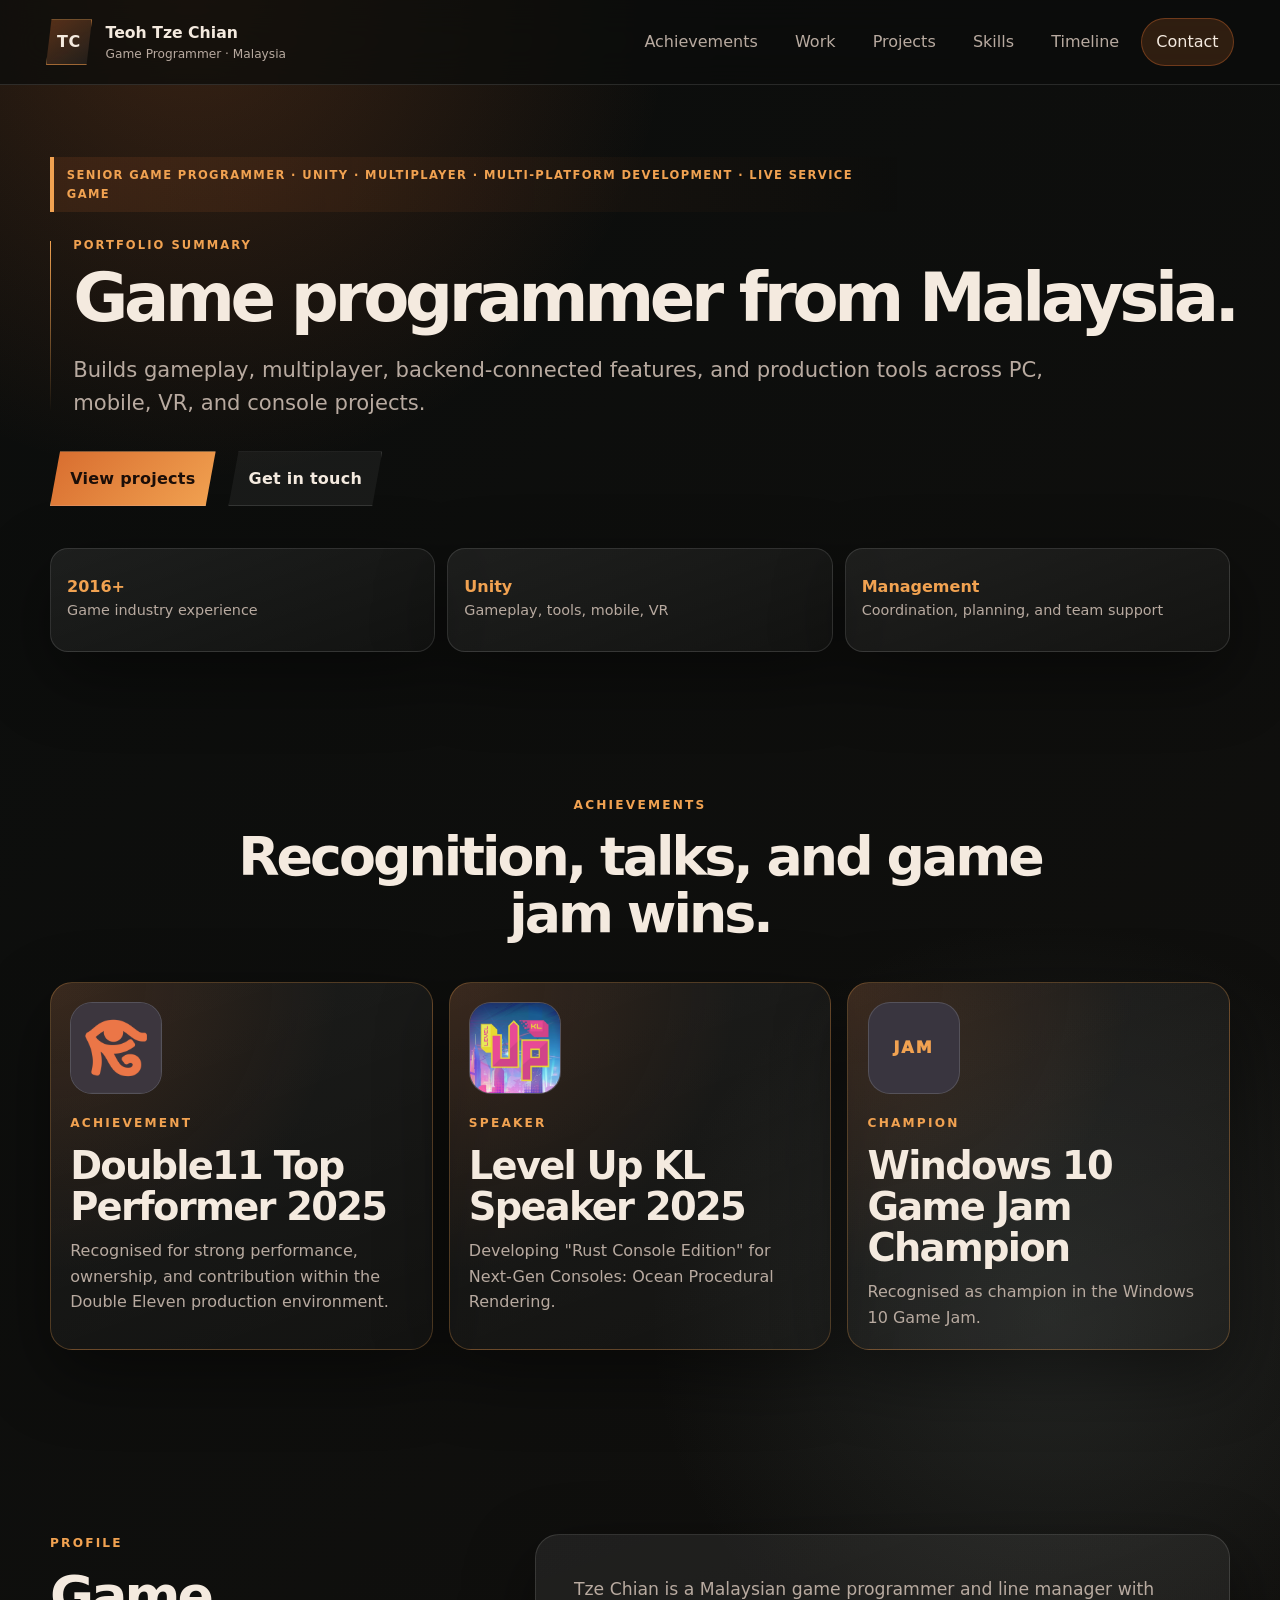
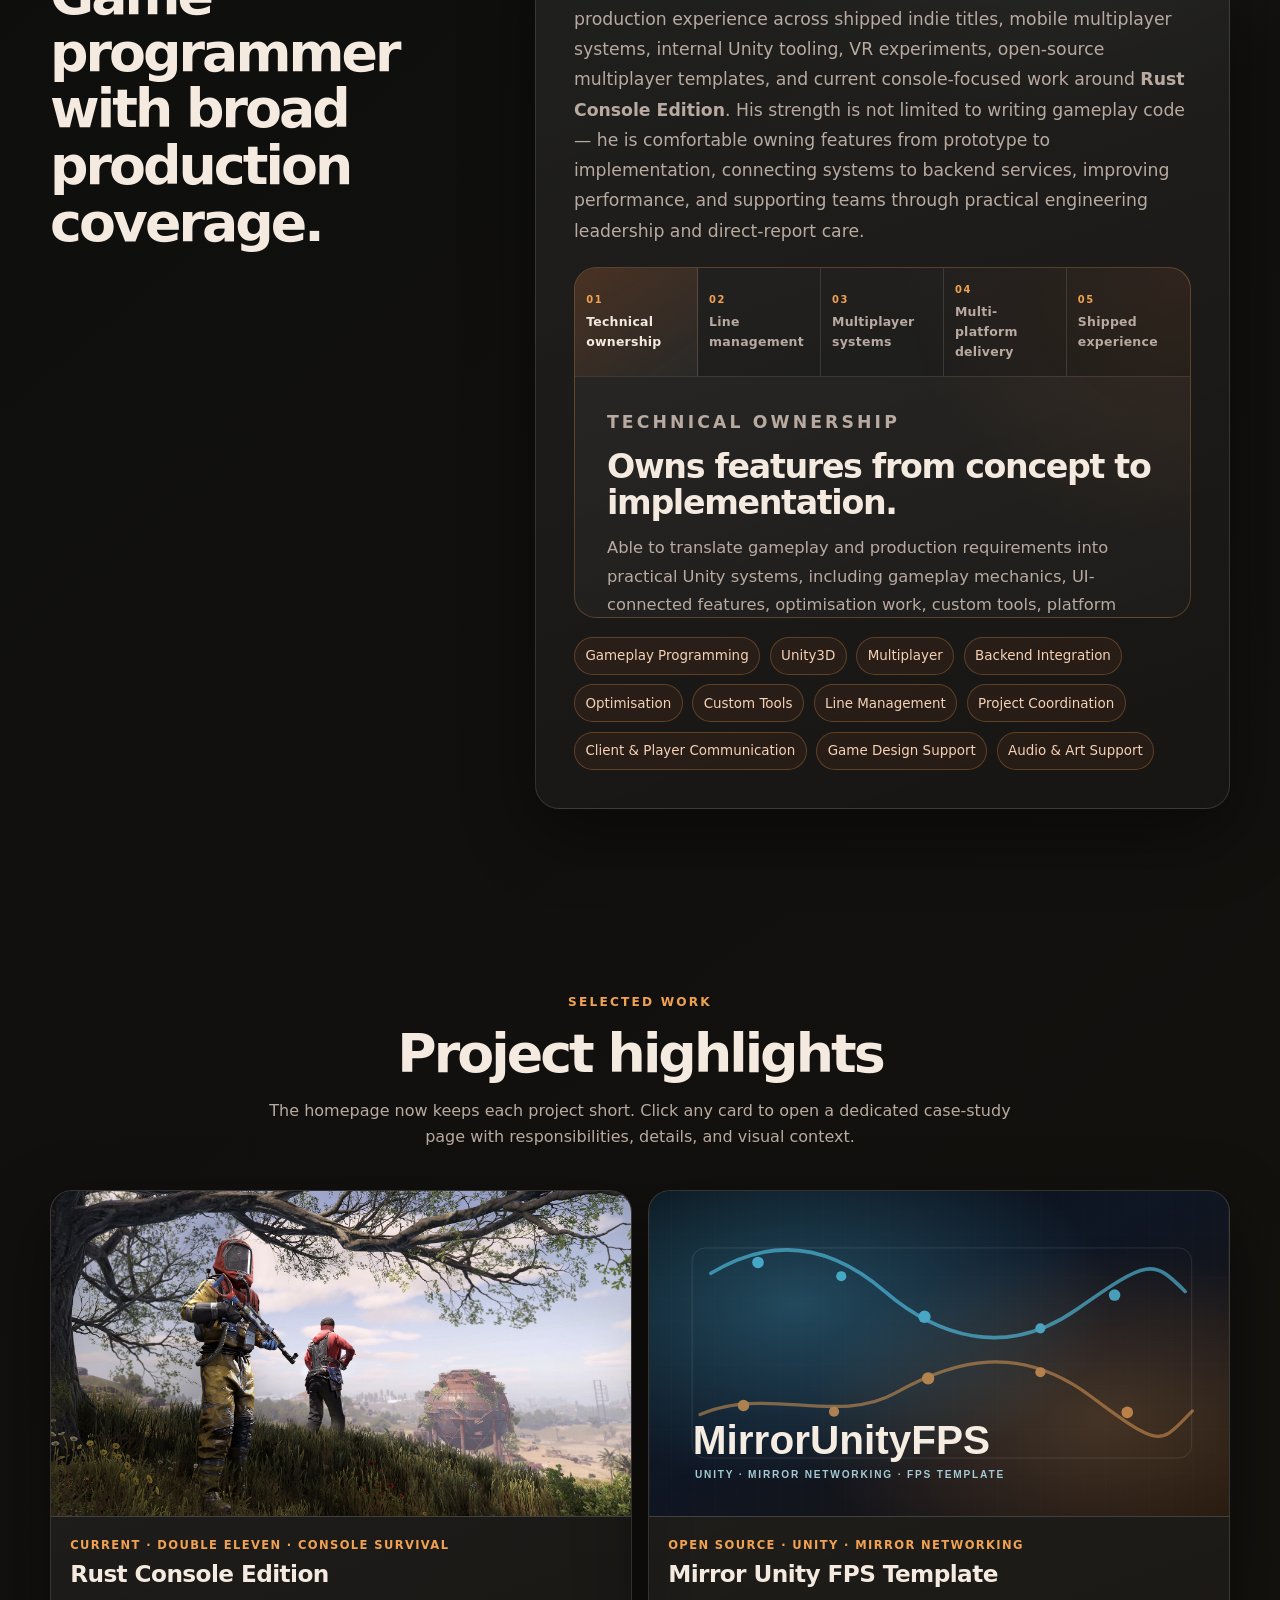
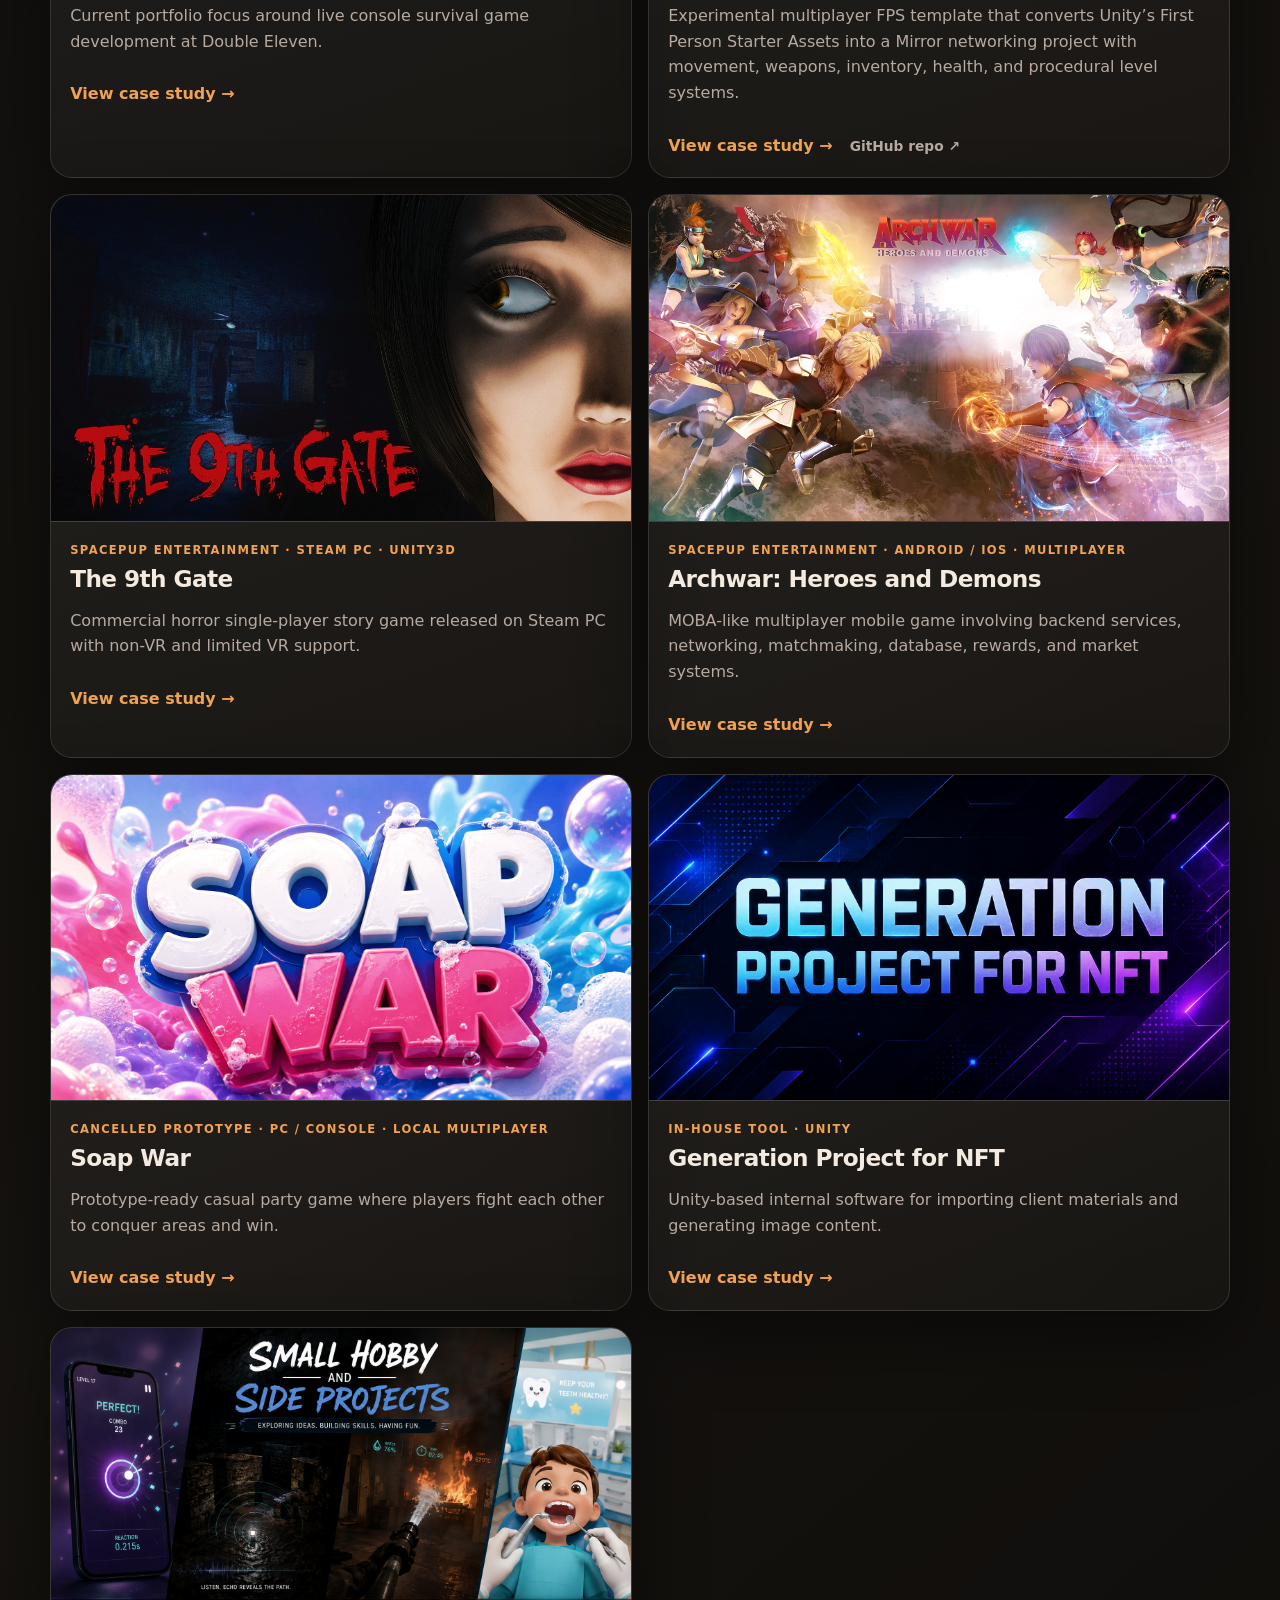
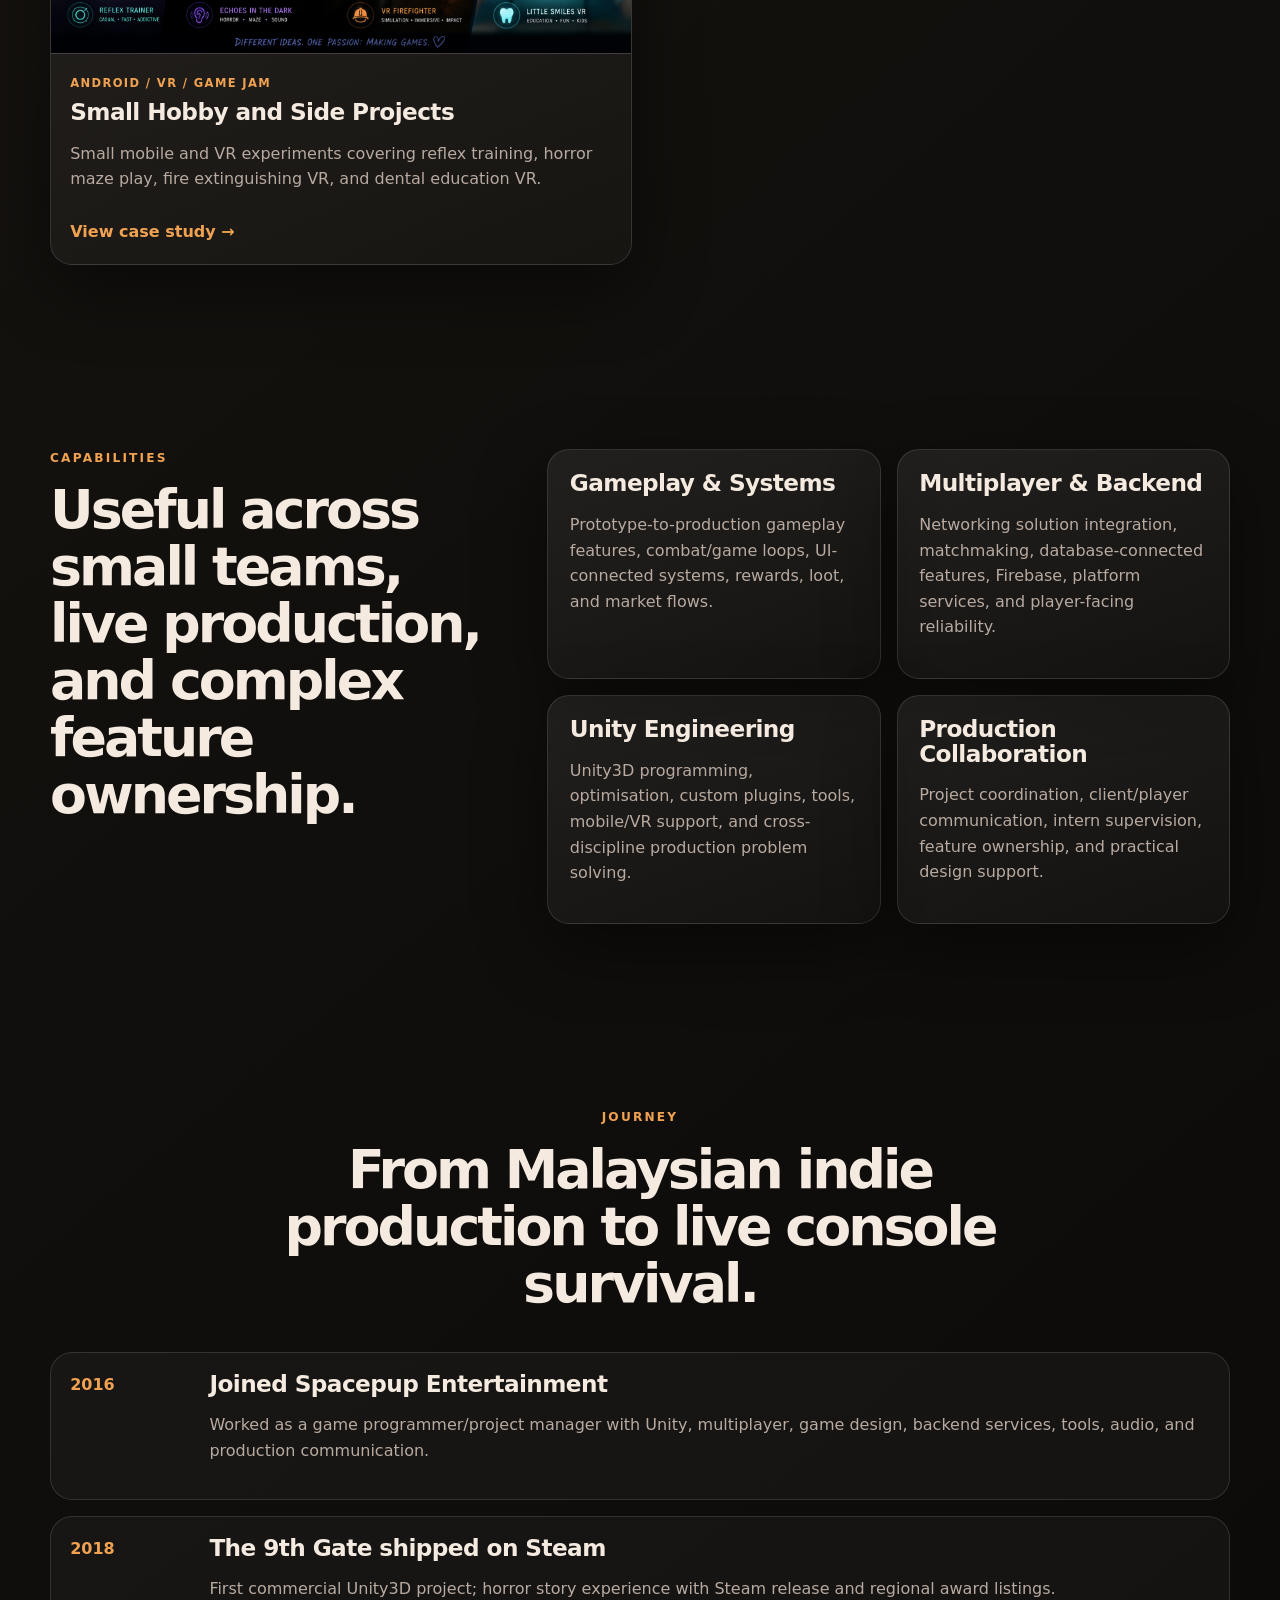
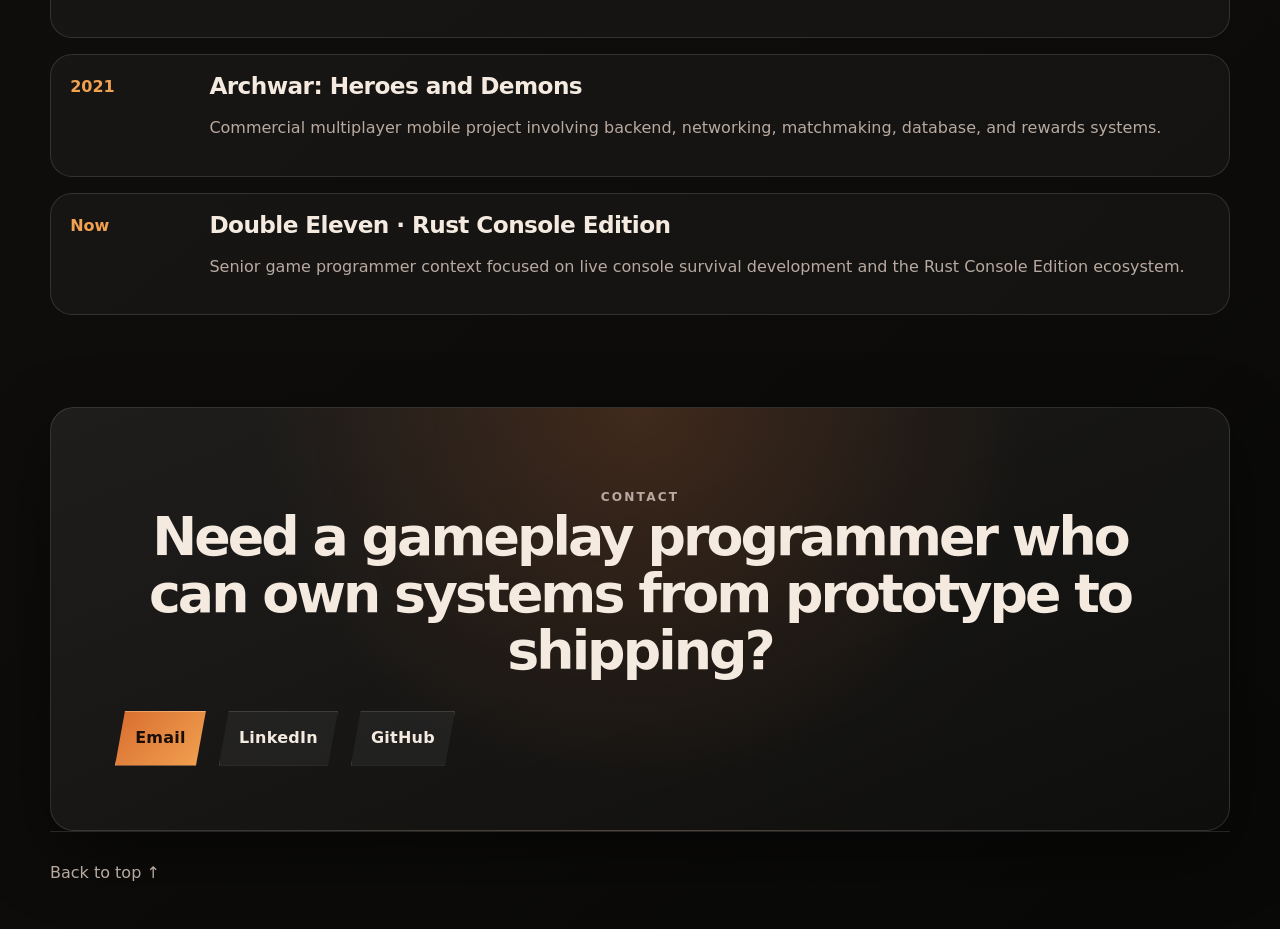
<file: index.html>
<!doctype html>
<html lang="en">
<head>
  <meta charset="utf-8" />
  <meta name="viewport" content="width=device-width, initial-scale=1" />
  <meta name="description" content="Portfolio website for Teoh Tze Chian, a Malaysian game programmer focused on Unity, gameplay systems, multiplayer, backend integration, and Rust Console Edition." />
  <title>Teoh Tze Chian — Game Programmer</title>
  <link rel="stylesheet" href="style.css?v=34" />
</head>
<body>
  <div class="noise"></div>
  <header class="site-header">
    <a class="brand" href="#top" aria-label="Teoh Tze Chian portfolio home">
      <span class="brand-mark">TC</span>
      <span>
        <strong>Teoh Tze Chian</strong>
        <small>Game Programmer · Malaysia</small>
      </span>
    </a>
    <button class="nav-toggle" aria-label="Open menu" aria-expanded="false">☰</button>
    <nav class="nav">
      <a href="#achievements">Achievements</a>
      <a href="#work">Work</a>
      <a href="#projects">Projects</a>
      <a href="#skills">Skills</a>
      <a href="#timeline">Timeline</a>
      <a class="nav-cta" href="#contact">Contact</a>
    </nav>
  </header>

  <main id="top">
    <section class="hero section hero-v2">
      <div class="hero-copy reveal">
        <p class="eyebrow hero-role">Senior Game Programmer · Unity · Multiplayer · Multi-platform Development · Live Service Game</p>

        <div class="portfolio-intro">
          <p class="summary-kicker">Portfolio Summary</p>
          <h1>Game programmer from Malaysia.</h1>
          <p class="summary-line">
            Builds gameplay, multiplayer, backend-connected features, and production tools across PC, mobile, VR, and console projects.
          </p>
        </div>

        <div class="hero-actions">
          <a class="button primary" href="#projects">View projects</a>
          <a class="button ghost" href="#contact">Get in touch</a>
        </div>

        <dl class="quick-stats" aria-label="Portfolio highlights">
          <div><dt>2016+</dt><dd>Game industry experience</dd></div>
          <div><dt>Unity</dt><dd>Gameplay, tools, mobile, VR</dd></div>
          <div><dt>Management</dt><dd>Coordination, planning, and team support</dd></div>
        </dl>

      </div>
    </section>

    <section id="achievements" class="section achievement-section">
      <div class="section-heading center reveal">
        <p class="eyebrow">Achievements</p>
        <h2>Recognition, talks, and game jam wins.</h2>
      </div>
      <div class="achievement-stack reveal" aria-label="Achievement highlights">
          <div class="achievement-card">
            <div class="achievement-logo">
              <img src="assets/double11-logo.png" alt="Double11 logo">
            </div>
            <div>
              <p class="eyebrow">Achievement</p>
              <h2>Double11 Top Performer 2025</h2>
              <p>
                Recognised for strong performance, ownership, and contribution within the Double Eleven production environment.
              </p>
            </div>
          </div>

          <div class="achievement-card">
            <div class="achievement-logo">
              <img src="assets/levelup-kl-2025.jpg" alt="Level Up KL 2025 logo">
            </div>
            <div>
              <p class="eyebrow">Speaker</p>
              <h2>Level Up KL Speaker 2025</h2>
              <p>
                Developing &quot;Rust Console Edition&quot; for Next-Gen Consoles: Ocean Procedural Rendering.
              </p>
            </div>
          </div>

          <div class="achievement-card">
            <div class="achievement-logo text-logo">
              <span>JAM</span>
            </div>
            <div>
              <p class="eyebrow">Champion</p>
              <h2>Windows 10 Game Jam Champion</h2>
              <p>
                Recognised as champion in the Windows 10 Game Jam.
              </p>
            </div>
          </div>
        </div>
    </section>


    <section id="work" class="section split">
      <div class="section-heading reveal">
        <p class="eyebrow">Profile</p>
        <h2>Game programmer with broad production coverage.</h2>
      </div>
      <div class="content-card work-profile-card reveal">
        <p class="profile-lead">
          Tze Chian is a Malaysian game programmer and line manager with production experience across shipped indie titles,
          mobile multiplayer systems, internal Unity tooling, VR experiments, open-source multiplayer templates, and current
          console-focused work around <strong>Rust Console Edition</strong>. His strength is not limited to writing gameplay code —
          he is comfortable owning features from prototype to implementation, connecting systems to backend services, improving
          performance, and supporting teams through practical engineering leadership and direct-report care.
        </p>

        <div class="profile-slider" aria-label="Professional profile slideshow">
          <div class="profile-slide-tabs" role="tablist" aria-label="Professional highlights">
            <button class="active" type="button" data-slide="0">
              <span>01</span>
              Technical ownership
            </button>
            <button type="button" data-slide="1">
              <span>02</span>
              Line management
            </button>
            <button type="button" data-slide="2">
              <span>03</span>
              Multiplayer systems
            </button>
            <button type="button" data-slide="3">
              <span>04</span>
              Multi-platform delivery
            </button>
            <button type="button" data-slide="4">
              <span>05</span>
              Shipped experience
            </button>
          </div>

          <div class="profile-slide-window">
            <article class="profile-slide active">
              <p class="eyebrow">Technical ownership</p>
              <h3>Owns features from concept to implementation.</h3>
              <p>
                Able to translate gameplay and production requirements into practical Unity systems, including gameplay mechanics,
                UI-connected features, optimisation work, custom tools, platform integrations, and backend-to-frontend feature flows.
              </p>
            </article>

            <article class="profile-slide">
              <p class="eyebrow">Line management</p>
              <h3>Supports people, not just features.</h3>
              <p>
                Alongside technical delivery, Tze Chian has line management responsibility for direct reports. This includes regular
                support, guidance, wellbeing check-ins, growth conversations, and helping team members stay aligned, confident,
                and productive within the production environment.
              </p>
            </article>

            <article class="profile-slide">
              <p class="eyebrow">Multiplayer systems</p>
              <h3>Strong exposure to connected game systems.</h3>
              <p>
                Worked on multiplayer and backend-connected features such as matchmaking, networking, database flows, friend systems,
                market systems, rewards, lootcrate logic, platform services, and game-facing account/service integration.
              </p>
            </article>

            <article class="profile-slide">
              <p class="eyebrow">Multi-platform delivery</p>
              <h3>Practical experience across different player platforms.</h3>
              <p>
                Project history covers PC, Android, iOS, VR, and console development contexts, with awareness of performance limits,
                input differences, platform expectations, and the polish needed for player-facing game features.
              </p>
            </article>

            <article class="profile-slide">
              <p class="eyebrow">Shipped experience</p>
              <h3>From indie horror to console-focused production.</h3>
              <p>
                Portfolio includes The 9th Gate on Steam, Archwar: Heroes and Demons as a commercial mobile multiplayer project,
                Mirror Unity FPS Template as an open-source networking experiment, internal Unity generation tools, VR side projects,
                and current portfolio direction around Rust Console Edition.
              </p>
            </article>
          </div>
        </div>

        <div class="tag-cloud" aria-label="Core abilities">
          <span>Gameplay Programming</span>
          <span>Unity3D</span>
          <span>Multiplayer</span>
          <span>Backend Integration</span>
          <span>Optimisation</span>
          <span>Custom Tools</span>
          <span>Line Management</span>
          <span>Project Coordination</span>
          <span>Client & Player Communication</span>
          <span>Game Design Support</span>
          <span>Audio & Art Support</span>
        </div>
      </div>
      </section>

    <section id="projects" class="section">
      <div class="section-heading center reveal">
        <p class="eyebrow">Selected work</p>
        <h2>Project highlights</h2>
        <p class="section-intro">The homepage now keeps each project short. Click any card to open a dedicated case-study page with responsibilities, details, and visual context.</p>
      </div>
      <div class="project-grid summary-grid">

        <a class="project-card clickable reveal" href="projects/rust-console-edition.html">
          <img src="assets/rust-console-promo.png" alt="Rust Console Edition promotional image" loading="lazy">
          <div>
            <p class="project-meta">Current · Double Eleven · Console Survival</p>
            <h3>Rust Console Edition</h3>
            <p>Current portfolio focus around live console survival game development at Double Eleven.</p>
            <span class="read-more">View case study →</span>
          </div>
        </a>

        <a class="project-card clickable reveal" href="projects/mirror-unity-fps-template.html">
          <img src="assets/mirror-unity-fps-template.svg" alt="Mirror Unity FPS Template project image" loading="lazy">
          <div>
            <p class="project-meta">Open Source · Unity · Mirror Networking</p>
            <h3>Mirror Unity FPS Template</h3>
            <p>Experimental multiplayer FPS template that converts Unity’s First Person Starter Assets into a Mirror networking project with movement, weapons, inventory, health, and procedural level systems.</p>
            <span class="read-more">View case study →</span>
            <span class="external-project-link" data-url="https://github.com/TzeC94/MirrorUnityFPS">GitHub repo ↗</span>
          </div>
        </a>

        <a class="project-card clickable reveal" href="projects/the-9th-gate.html">
          <img src="assets/the-9th-gate-promo.jpg" alt="The 9th Gate promotional image" loading="lazy">
          <div>
            <p class="project-meta">Spacepup Entertainment · Steam PC · Unity3D</p>
            <h3>The 9th Gate</h3>
            <p>Commercial horror single-player story game released on Steam PC with non-VR and limited VR support.</p>
            <span class="read-more">View case study →</span>
          </div>
        </a>

        <a class="project-card clickable reveal" href="projects/archwar-heroes-and-demons.html">
          <img src="assets/archwar-promo.webp" alt="Archwar: Heroes and Demons promotional image" loading="lazy">
          <div>
            <p class="project-meta">Spacepup Entertainment · Android / iOS · Multiplayer</p>
            <h3>Archwar: Heroes and Demons</h3>
            <p>MOBA-like multiplayer mobile game involving backend services, networking, matchmaking, database, rewards, and market systems.</p>
            <span class="read-more">View case study →</span>
          </div>
        </a>

        <a class="project-card clickable reveal" href="projects/soap-war.html">
          <img src="assets/soap-war-promo.png" alt="Soap War promotional image" loading="lazy">
          <div>
            <p class="project-meta">Cancelled Prototype · PC / Console · Local Multiplayer</p>
            <h3>Soap War</h3>
            <p>Prototype-ready casual party game where players fight each other to conquer areas and win.</p>
            <span class="read-more">View case study →</span>
          </div>
        </a>

        <a class="project-card clickable reveal" href="projects/nft-generation-tool.html">
          <img src="assets/nft-generation-tool-promo.png" alt="Generation Project for NFT promotional image" loading="lazy">
          <div>
            <p class="project-meta">In-house Tool · Unity</p>
            <h3>Generation Project for NFT</h3>
            <p>Unity-based internal software for importing client materials and generating image content.</p>
            <span class="read-more">View case study →</span>
          </div>
        </a>

        <a class="project-card clickable reveal" href="projects/side-projects.html">
          <img src="assets/side-projects-promo.png" alt="Small Hobby and Side Projects promotional image" loading="lazy">
          <div>
            <p class="project-meta">Android / VR / Game Jam</p>
            <h3>Small Hobby and Side Projects</h3>
            <p>Small mobile and VR experiments covering reflex training, horror maze play, fire extinguishing VR, and dental education VR.</p>
            <span class="read-more">View case study →</span>
          </div>
        </a>
      </div>
    </section>

    <section id="skills" class="section skill-section">
      <div class="section-heading reveal">
        <p class="eyebrow">Capabilities</p>
        <h2>Useful across small teams, live production, and complex feature ownership.</h2>
      </div>
      <div class="skill-grid">
        <div class="skill-card reveal">
          <h3>Gameplay & Systems</h3>
          <p>Prototype-to-production gameplay features, combat/game loops, UI-connected systems, rewards, loot, and market flows.</p>
        </div>
        <div class="skill-card reveal">
          <h3>Multiplayer & Backend</h3>
          <p>Networking solution integration, matchmaking, database-connected features, Firebase, platform services, and player-facing reliability.</p>
        </div>
        <div class="skill-card reveal">
          <h3>Unity Engineering</h3>
          <p>Unity3D programming, optimisation, custom plugins, tools, mobile/VR support, and cross-discipline production problem solving.</p>
        </div>
        <div class="skill-card reveal">
          <h3>Production Collaboration</h3>
          <p>Project coordination, client/player communication, intern supervision, feature ownership, and practical design support.</p>
        </div>
      </div>
    </section>

    <section id="timeline" class="section">
      <div class="section-heading center reveal">
        <p class="eyebrow">Journey</p>
        <h2>From Malaysian indie production to live console survival.</h2>
      </div>
      <ol class="timeline">
        <li class="reveal">
          <span>2016</span>
          <div><h3>Joined Spacepup Entertainment</h3><p>Worked as a game programmer/project manager with Unity, multiplayer, game design, backend services, tools, audio, and production communication.</p></div>
        </li>
        <li class="reveal">
          <span>2018</span>
          <div><h3>The 9th Gate shipped on Steam</h3><p>First commercial Unity3D project; horror story experience with Steam release and regional award listings.</p></div>
        </li>
        <li class="reveal">
          <span>2021</span>
          <div><h3>Archwar: Heroes and Demons</h3><p>Commercial multiplayer mobile project involving backend, networking, matchmaking, database, and rewards systems.</p></div>
        </li>
        <li class="reveal">
          <span>Now</span>
          <div><h3>Double Eleven · Rust Console Edition</h3><p>Senior game programmer context focused on live console survival development and the Rust Console Edition ecosystem.</p></div>
        </li>
      </ol>
    </section>

    <section id="contact" class="section contact reveal">
      <p class="eyebrow">Contact</p>
      <h2>Need a gameplay programmer who can own systems from prototype to shipping?</h2>
      <div class="contact-actions">
        <a class="button primary" href="mailto:teoh_0827@hotmail.com">Email</a>
        <a class="button ghost" href="https://www.linkedin.com/in/tze-chian-teoh-1251bab4/" target="_blank" rel="noopener noreferrer" aria-label="LinkedIn profile">LinkedIn</a>
        <a class="button ghost" href="https://github.com/TzeC94" target="_blank" rel="noopener noreferrer" aria-label="GitHub profile">GitHub</a>
      </div>
    </section>
  </main>

  <footer class="site-footer">
    <a href="#top">Back to top ↑</a>
  </footer>

  <script src="script.js?v=34"></script>
</body>
</html>
</file>
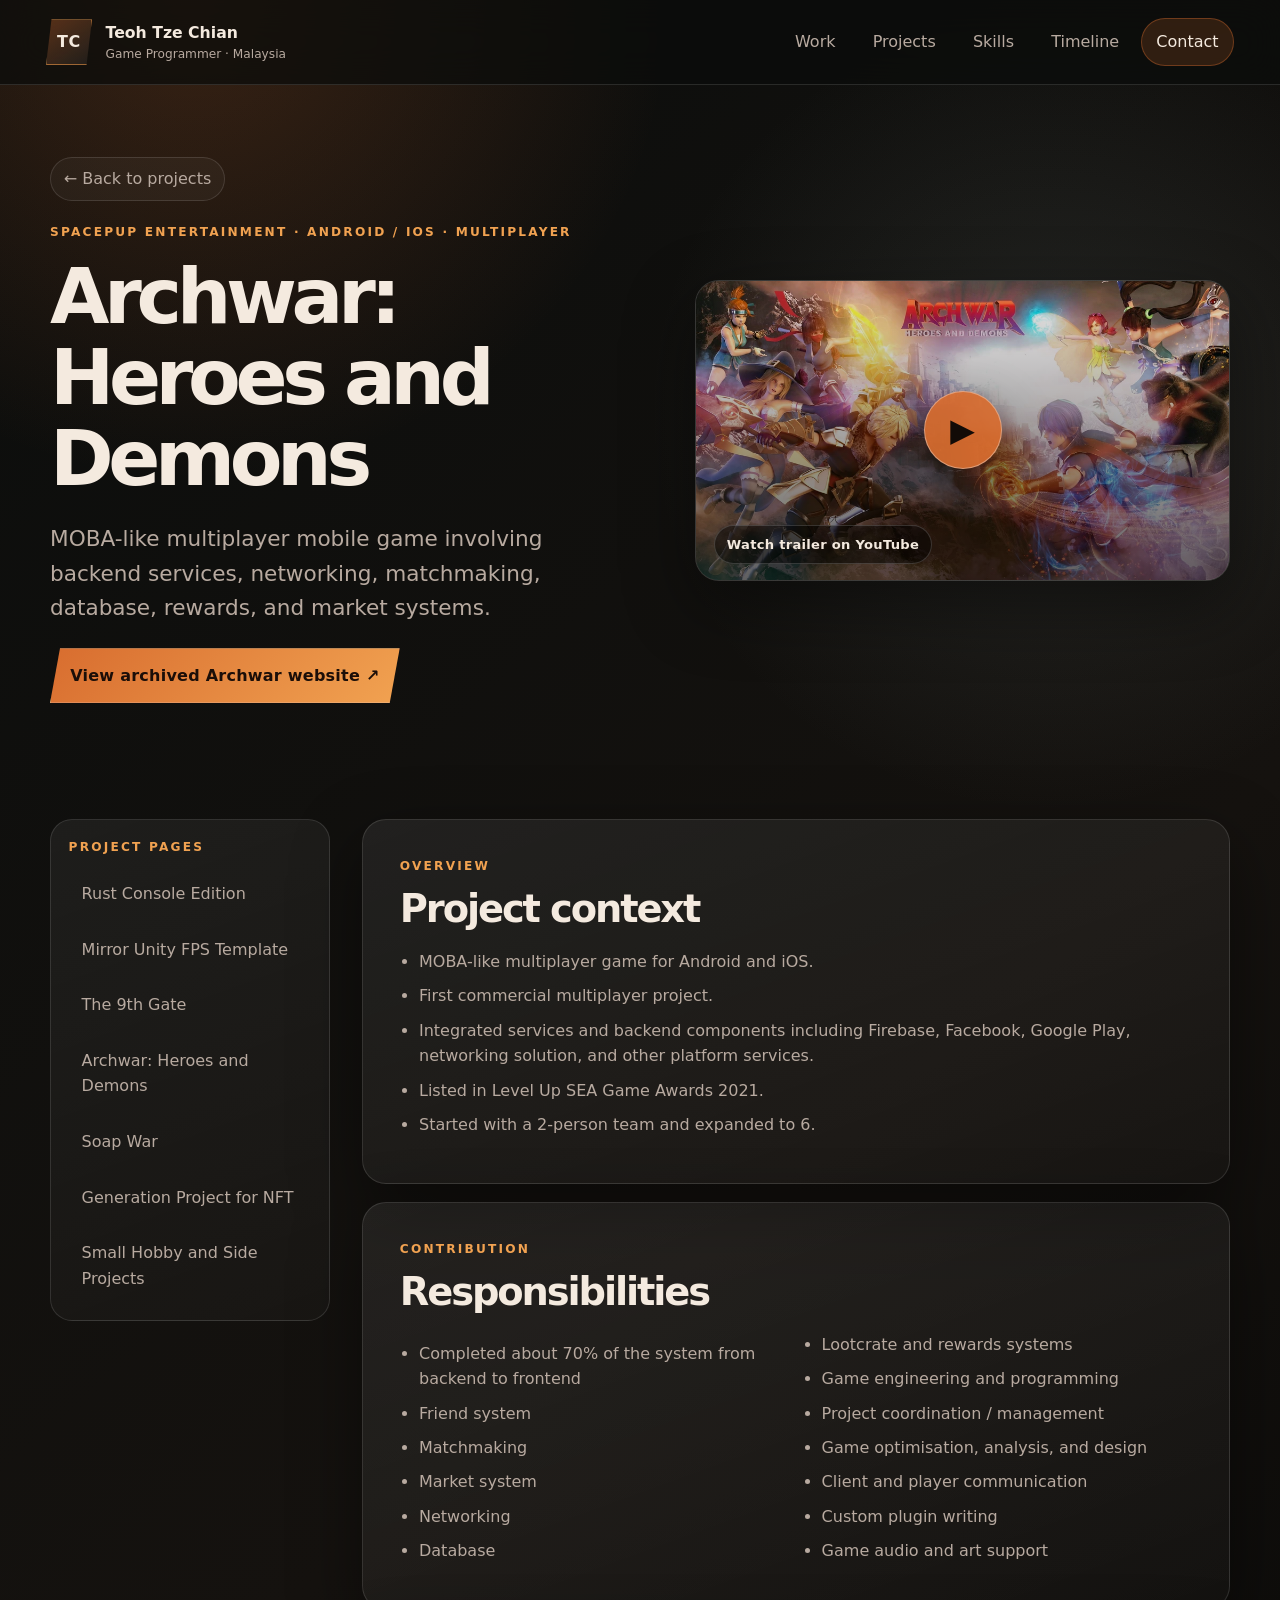
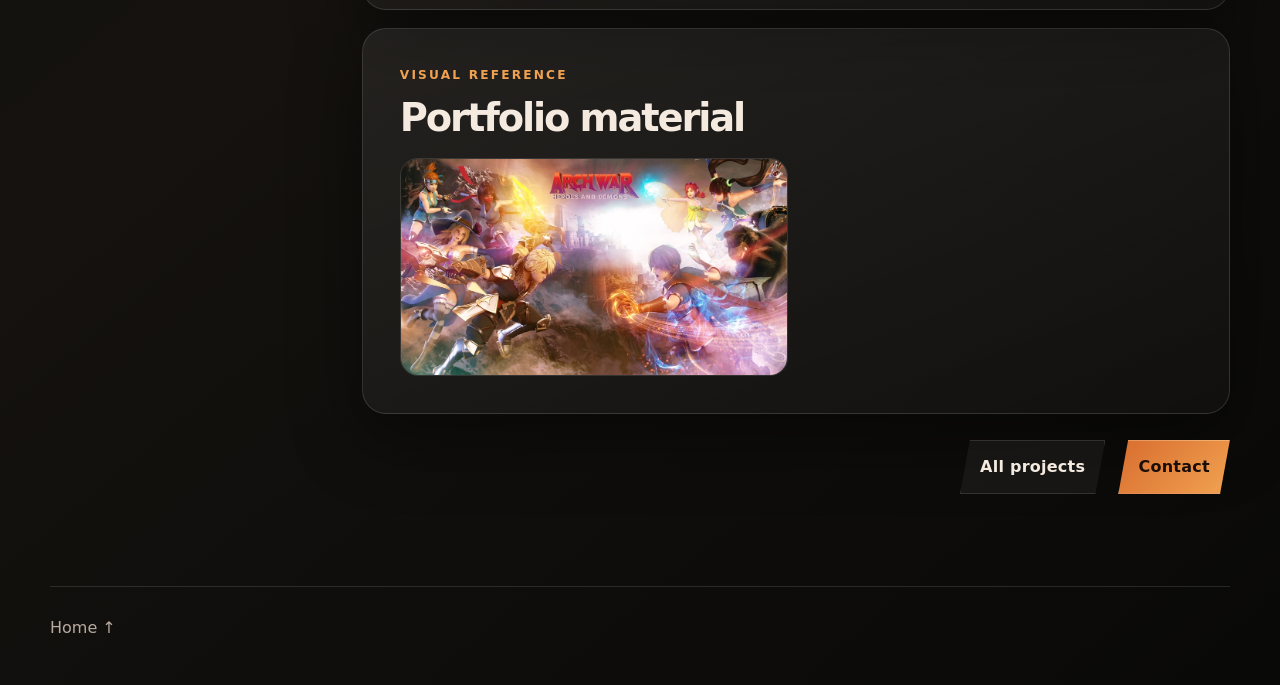
<file: projects/archwar-heroes-and-demons.html>
<!doctype html>
<html lang="en">
<head>
  <meta charset="utf-8" />
  <meta name="viewport" content="width=device-width, initial-scale=1" />
  <meta name="description" content="Archwar: Heroes and Demons case study for Teoh Tze Chian portfolio." />
  <title>Archwar: Heroes and Demons — Teoh Tze Chian</title>
  <link rel="stylesheet" href="../style.css?v=31" />
</head>
<body>
  <div class="noise"></div>
  <header class="site-header">
    <a class="brand" href="../index.html#top" aria-label="Teoh Tze Chian portfolio home">
      <span class="brand-mark">TC</span>
      <span>
        <strong>Teoh Tze Chian</strong>
        <small>Game Programmer · Malaysia</small>
      </span>
    </a>
    <button class="nav-toggle" aria-label="Open menu" aria-expanded="false">☰</button>
    <nav class="nav">

      <a href="../index.html#work">Work</a>
      <a href="../index.html#projects">Projects</a>
      <a href="../index.html#skills">Skills</a>
      <a href="../index.html#timeline">Timeline</a>
      <a class="nav-cta" href="../index.html#contact">Contact</a>

    </nav>
  </header>

  <main>
    <section class="section project-hero-detail">
      <div class="reveal">
        <a class="back-link" href="../index.html#projects">← Back to projects</a>
        <p class="eyebrow">Spacepup Entertainment · Android / iOS · Multiplayer</p>
        <h1>Archwar: Heroes and Demons</h1>
        <p class="lead">MOBA-like multiplayer mobile game involving backend services, networking, matchmaking, database, rewards, and market systems.</p>
        <div class="project-link-actions">
          <a class="button primary" href="https://web.archive.org/web/20220521020016/http://archwar.com/" target="_blank" rel="noopener noreferrer">View archived Archwar website ↗</a>
        </div>
      </div>
      <a class="detail-visual trailer-link reveal" href="https://www.youtube.com/watch?v=JrUa4kXXRLE" target="_blank" rel="noopener noreferrer" aria-label="Open Archwar: Heroes and Demons trailer on YouTube">
        <img src="../assets/archwar-promo.png" alt="Archwar: Heroes and Demons trailer preview" loading="lazy">
        <span class="play-button" aria-hidden="true">▶</span>
        <span class="trailer-label">Watch trailer on YouTube</span>
      </a>
    </section>

    <section class="section detail-layout">
      <aside class="project-side reveal">
        <p class="eyebrow">Project pages</p>
        <nav class="side-nav">
          <a href="rust-console-edition.html">Rust Console Edition</a>
          <a href="mirror-unity-fps-template.html">Mirror Unity FPS Template</a>
<a href="the-9th-gate.html">The 9th Gate</a>
<a href="archwar-heroes-and-demons.html">Archwar: Heroes and Demons</a>
<a href="soap-war.html">Soap War</a>
<a href="nft-generation-tool.html">Generation Project for NFT</a>
<a href="side-projects.html">Small Hobby and Side Projects</a>
        </nav>
      </aside>

      <article class="case-study reveal">
        <div class="case-block">
          <p class="eyebrow">Overview</p>
          <h2>Project context</h2>
          <ul class="detail-list">
            <li>MOBA-like multiplayer game for Android and iOS.</li>
<li>First commercial multiplayer project.</li>
<li>Integrated services and backend components including Firebase, Facebook, Google Play, networking solution, and other platform services.</li>
<li>Listed in Level Up SEA Game Awards 2021.</li>
<li>Started with a 2-person team and expanded to 6.</li>
          </ul>
        </div>

        <div class="case-block">
          <p class="eyebrow">Contribution</p>
          <h2>Responsibilities</h2>
          <ul class="detail-list two-col">
            <li>Completed about 70% of the system from backend to frontend</li>
<li>Friend system</li>
<li>Matchmaking</li>
<li>Market system</li>
<li>Networking</li>
<li>Database</li>
<li>Lootcrate and rewards systems</li>
<li>Game engineering and programming</li>
<li>Project coordination / management</li>
<li>Game optimisation, analysis, and design</li>
<li>Client and player communication</li>
<li>Custom plugin writing</li>
<li>Game audio and art support</li>
          </ul>
        </div>

        <div class="case-block">
          <p class="eyebrow">Visual reference</p>
          <h2>Portfolio material</h2>
          <div class="detail-gallery">
            <img src="../assets/archwar-promo.webp" alt="Archwar: Heroes and Demons trailer promotional image" loading="lazy">
          </div>
        </div>

        <div class="case-footer">
          <a class="button ghost" href="../index.html#projects">All projects</a>
          <a class="button primary" href="../index.html#contact">Contact</a>
        </div>
      </article>
    </section>
  </main>

  <footer class="site-footer">
    <a href="../index.html#top">Home ↑</a>
  </footer>

  <script src="../script.js?v=31"></script>
</body>
</html>
</file>
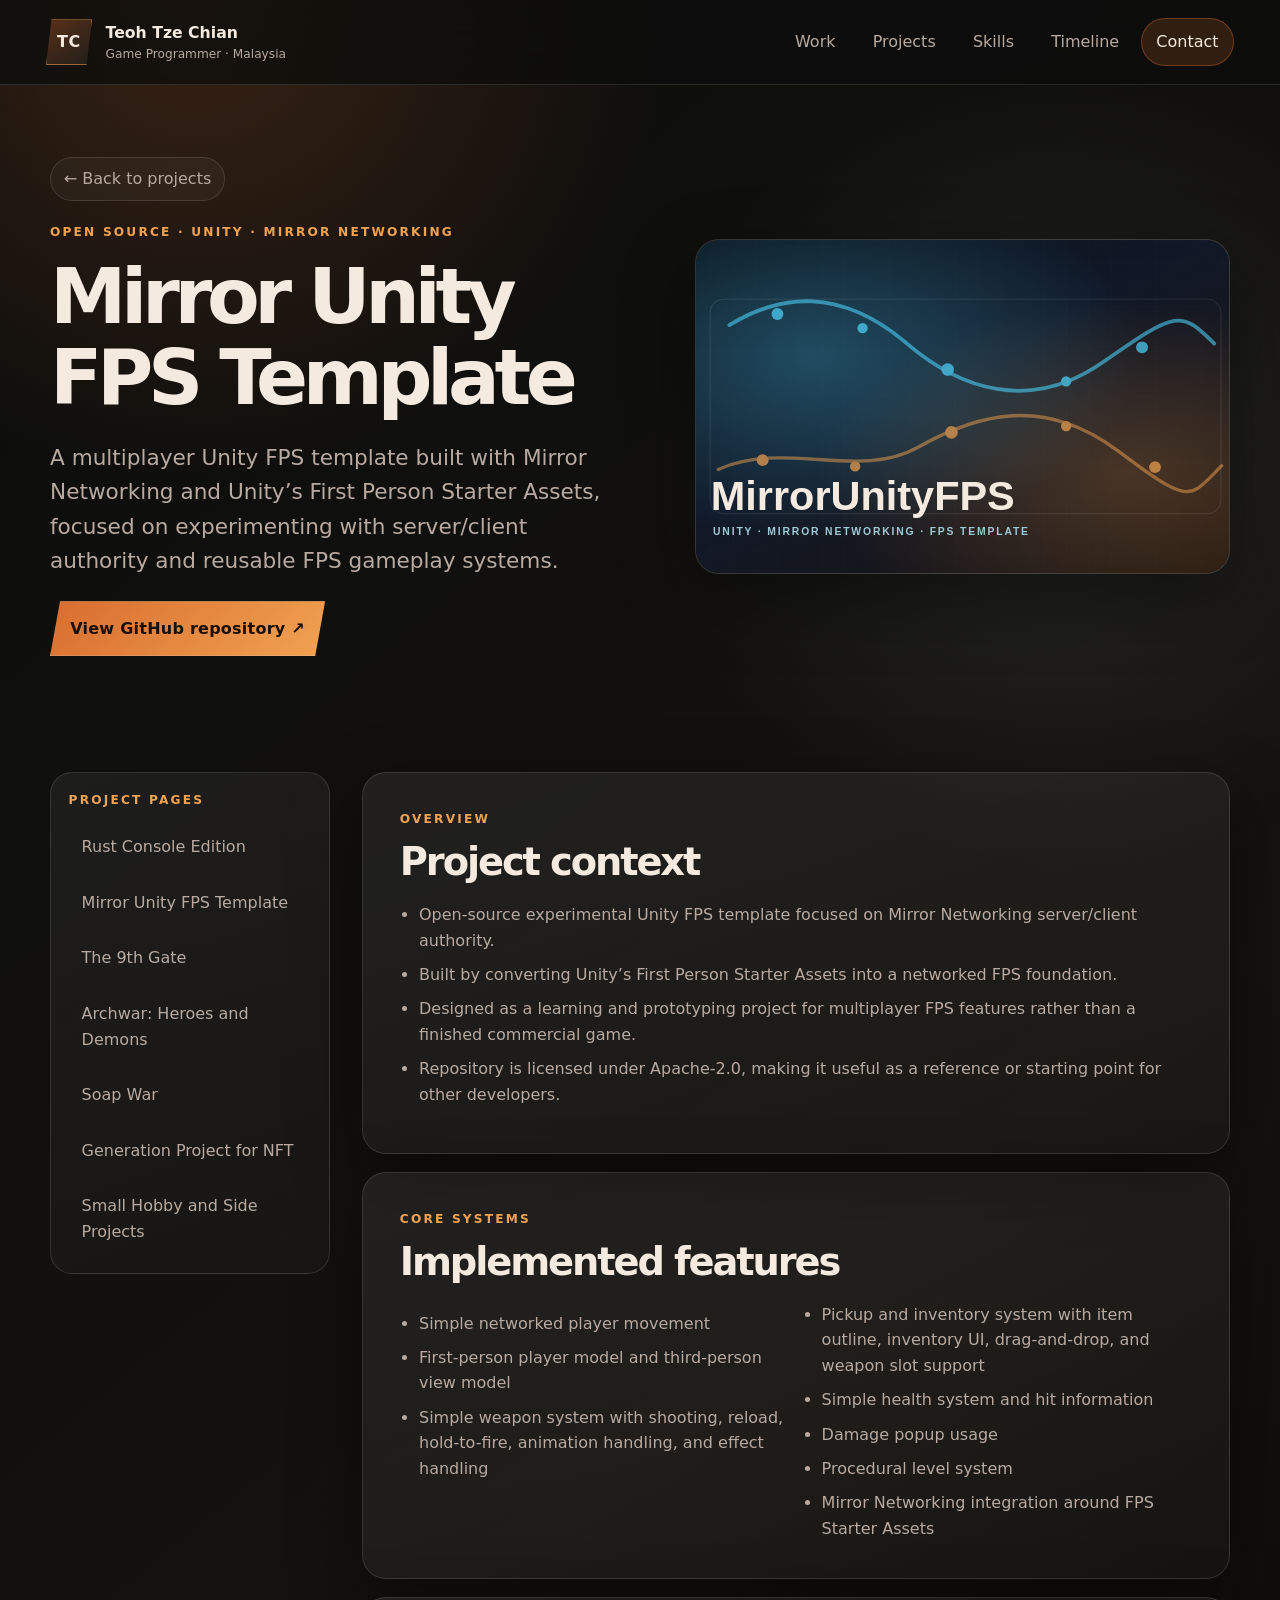
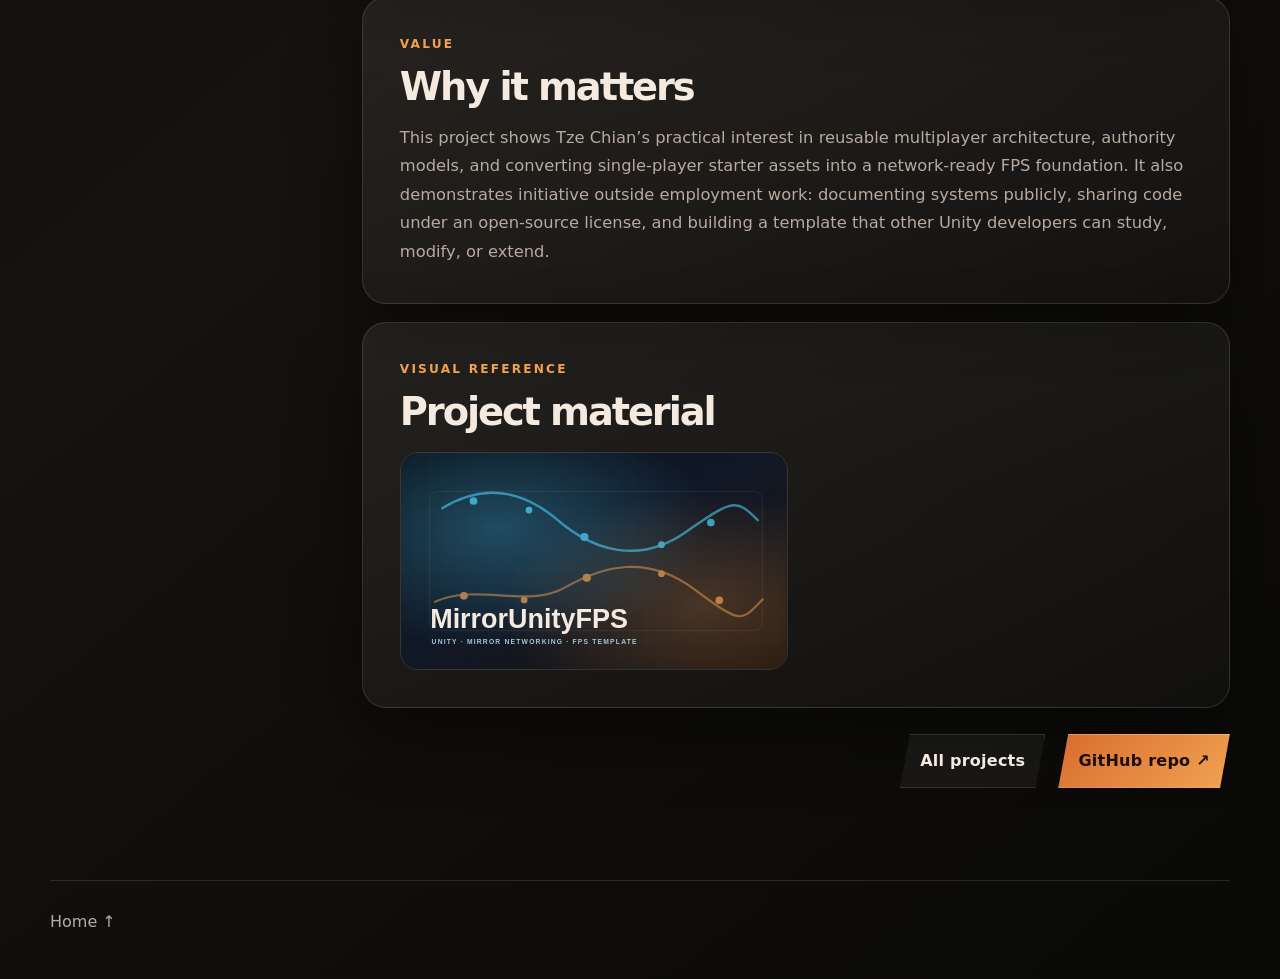
<file: projects/mirror-unity-fps-template.html>
<!doctype html>
<html lang="en">
<head>
  <meta charset="utf-8" />
  <meta name="viewport" content="width=device-width, initial-scale=1" />
  <meta name="description" content="Mirror Unity FPS Template case study for Teoh Tze Chian portfolio." />
  <title>Mirror Unity FPS Template — Teoh Tze Chian</title>
  <link rel="stylesheet" href="../style.css?v=31" />
</head>
<body>
  <div class="noise"></div>
  <header class="site-header">
    <a class="brand" href="../index.html#top" aria-label="Teoh Tze Chian portfolio home">
      <span class="brand-mark">TC</span>
      <span>
        <strong>Teoh Tze Chian</strong>
        <small>Game Programmer · Malaysia</small>
      </span>
    </a>
    <button class="nav-toggle" aria-label="Open menu" aria-expanded="false">☰</button>
    <nav class="nav">
      <a href="../index.html#work">Work</a>
      <a href="../index.html#projects">Projects</a>
      <a href="../index.html#skills">Skills</a>
      <a href="../index.html#timeline">Timeline</a>
      <a class="nav-cta" href="../index.html#contact">Contact</a>
    </nav>
  </header>

  <main>
    <section class="section project-hero-detail">
      <div class="reveal">
        <a class="back-link" href="../index.html#projects">← Back to projects</a>
        <p class="eyebrow">Open Source · Unity · Mirror Networking</p>
        <h1>Mirror Unity FPS Template</h1>
        <p class="lead">
          A multiplayer Unity FPS template built with Mirror Networking and Unity’s First Person Starter Assets, focused on experimenting with server/client authority and reusable FPS gameplay systems.
        </p>
        <div class="project-link-actions">
          <a class="button primary" href="https://github.com/TzeC94/MirrorUnityFPS" target="_blank" rel="noopener noreferrer">View GitHub repository ↗</a>
        </div>
      </div>
      <div class="detail-visual reveal">
        <img src="../assets/mirror-unity-fps-template.svg" alt="Mirror Unity FPS Template project visual" loading="lazy">
      </div>
    </section>

    <section class="section detail-layout">
      <aside class="project-side reveal">
        <p class="eyebrow">Project pages</p>
        <nav class="side-nav">

          <a href="rust-console-edition.html">Rust Console Edition</a>
          <a href="mirror-unity-fps-template.html">Mirror Unity FPS Template</a>
          <a href="the-9th-gate.html">The 9th Gate</a>
          <a href="archwar-heroes-and-demons.html">Archwar: Heroes and Demons</a>
          <a href="soap-war.html">Soap War</a>
          <a href="nft-generation-tool.html">Generation Project for NFT</a>
          <a href="side-projects.html">Small Hobby and Side Projects</a>

        </nav>
      </aside>

      <article class="case-study reveal">
        <div class="case-block">
          <p class="eyebrow">Overview</p>
          <h2>Project context</h2>
          <ul class="detail-list">
            <li>Open-source experimental Unity FPS template focused on Mirror Networking server/client authority.</li>
            <li>Built by converting Unity’s First Person Starter Assets into a networked FPS foundation.</li>
            <li>Designed as a learning and prototyping project for multiplayer FPS features rather than a finished commercial game.</li>
            <li>Repository is licensed under Apache-2.0, making it useful as a reference or starting point for other developers.</li>
          </ul>
        </div>

        <div class="case-block">
          <p class="eyebrow">Core systems</p>
          <h2>Implemented features</h2>
          <ul class="detail-list two-col">
            <li>Simple networked player movement</li>
            <li>First-person player model and third-person view model</li>
            <li>Simple weapon system with shooting, reload, hold-to-fire, animation handling, and effect handling</li>
            <li>Pickup and inventory system with item outline, inventory UI, drag-and-drop, and weapon slot support</li>
            <li>Simple health system and hit information</li>
            <li>Damage popup usage</li>
            <li>Procedural level system</li>
            <li>Mirror Networking integration around FPS Starter Assets</li>
          </ul>
        </div>

        <div class="case-block">
          <p class="eyebrow">Value</p>
          <h2>Why it matters</h2>
          <p class="case-copy">
            This project shows Tze Chian’s practical interest in reusable multiplayer architecture, authority models,
            and converting single-player starter assets into a network-ready FPS foundation. It also demonstrates
            initiative outside employment work: documenting systems publicly, sharing code under an open-source license,
            and building a template that other Unity developers can study, modify, or extend.
          </p>
        </div>

        <div class="case-block">
          <p class="eyebrow">Visual reference</p>
          <h2>Project material</h2>
          <div class="detail-gallery">
            <img src="../assets/mirror-unity-fps-template.svg" alt="Mirror Unity FPS Template promotional image" loading="lazy">
          </div>
        </div>

        <div class="case-footer">
          <a class="button ghost" href="../index.html#projects">All projects</a>
          <a class="button primary" href="https://github.com/TzeC94/MirrorUnityFPS" target="_blank" rel="noopener noreferrer">GitHub repo ↗</a>
        </div>
      </article>
    </section>
  </main>

  <footer class="site-footer">
    <a href="../index.html#top">Home ↑</a>
  </footer>

  <script src="../script.js?v=31"></script>
</body>
</html>
</file>
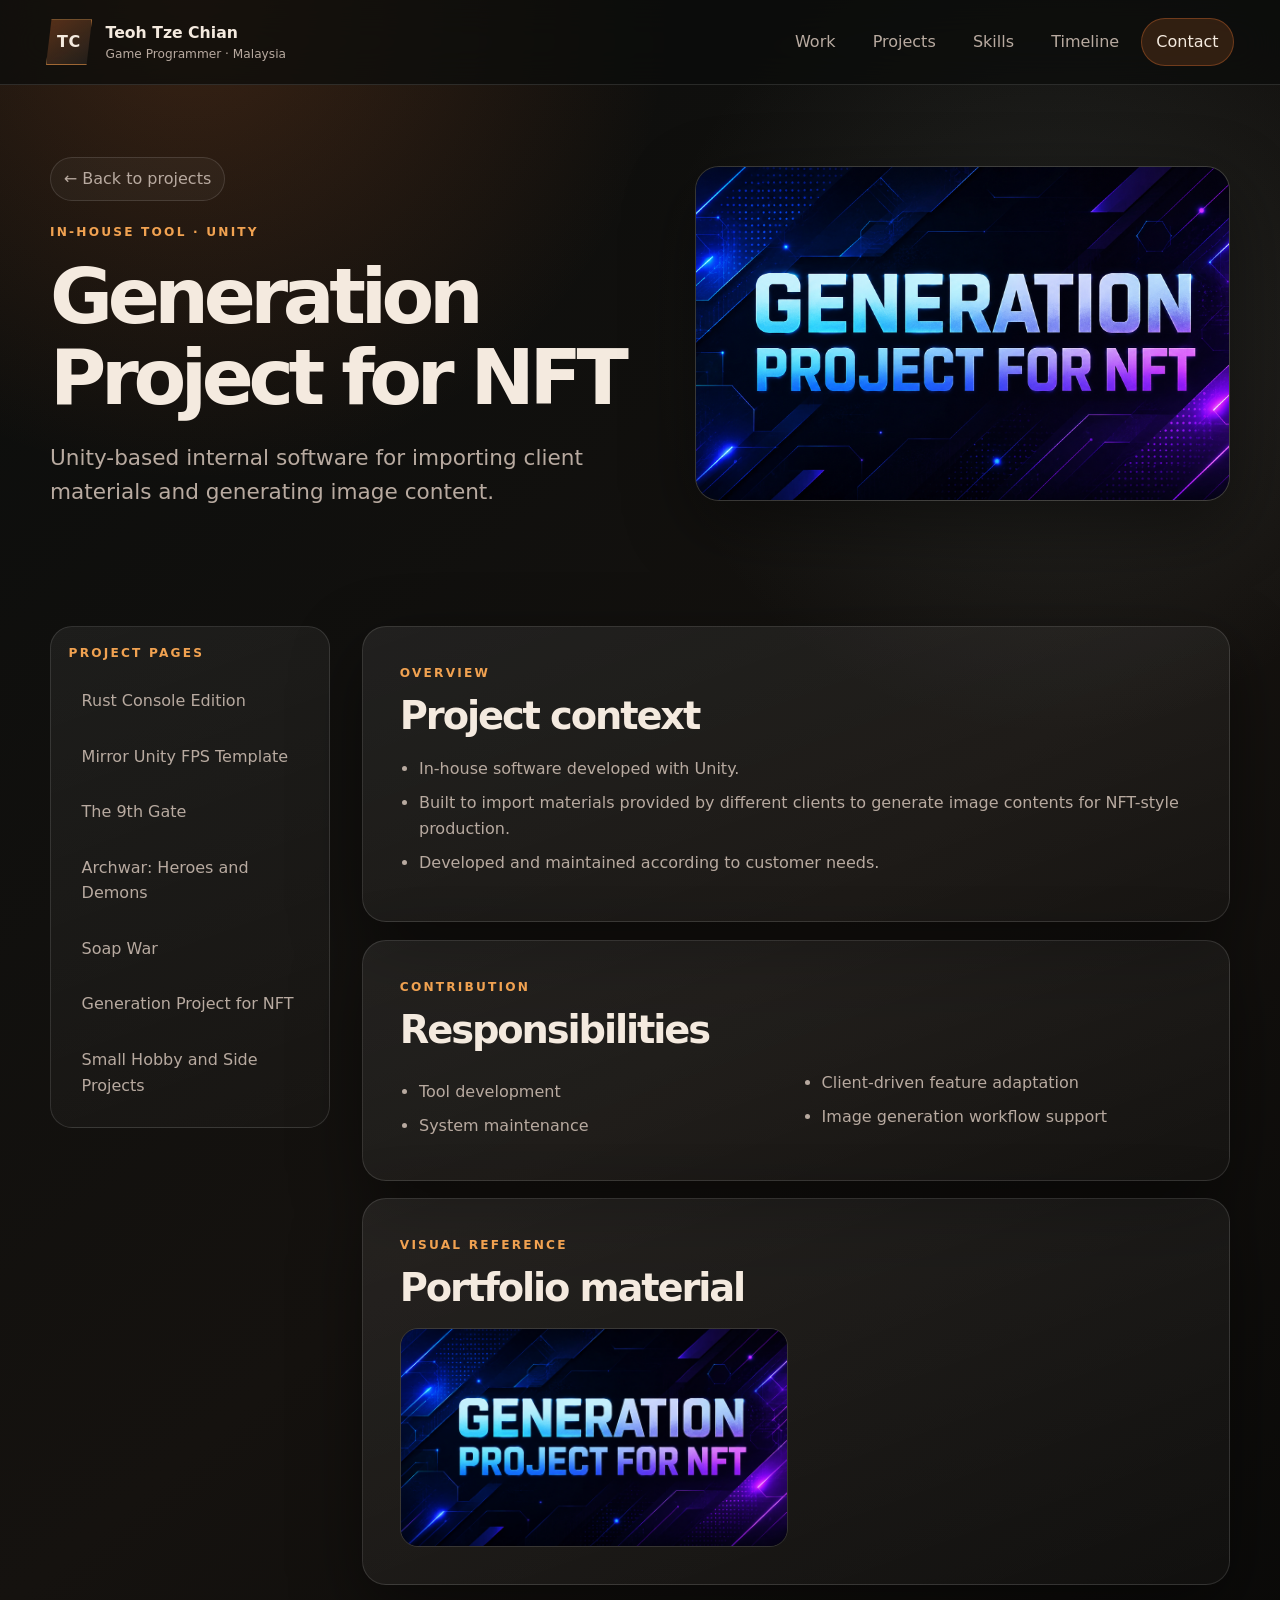
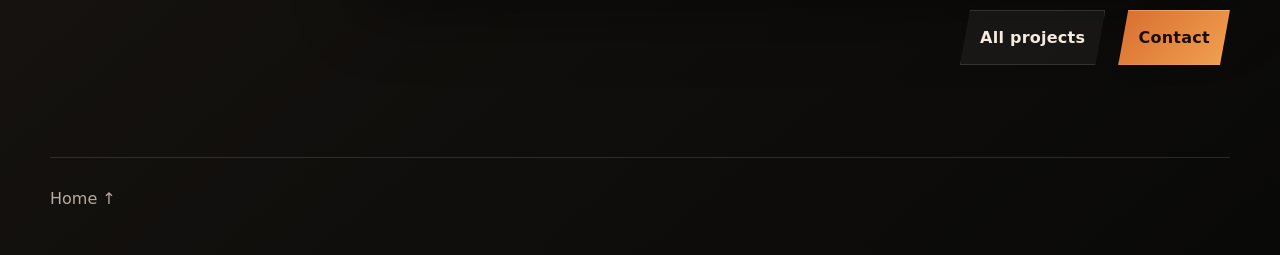
<file: projects/nft-generation-tool.html>
<!doctype html>
<html lang="en">
<head>
  <meta charset="utf-8" />
  <meta name="viewport" content="width=device-width, initial-scale=1" />
  <meta name="description" content="Generation Project for NFT case study for Teoh Tze Chian portfolio." />
  <title>Generation Project for NFT — Teoh Tze Chian</title>
  <link rel="stylesheet" href="../style.css?v=31" />
</head>
<body>
  <div class="noise"></div>
  <header class="site-header">
    <a class="brand" href="../index.html#top" aria-label="Teoh Tze Chian portfolio home">
      <span class="brand-mark">TC</span>
      <span>
        <strong>Teoh Tze Chian</strong>
        <small>Game Programmer · Malaysia</small>
      </span>
    </a>
    <button class="nav-toggle" aria-label="Open menu" aria-expanded="false">☰</button>
    <nav class="nav">

      <a href="../index.html#work">Work</a>
      <a href="../index.html#projects">Projects</a>
      <a href="../index.html#skills">Skills</a>
      <a href="../index.html#timeline">Timeline</a>
      <a class="nav-cta" href="../index.html#contact">Contact</a>

    </nav>
  </header>

  <main>
    <section class="section project-hero-detail">
      <div class="reveal">
        <a class="back-link" href="../index.html#projects">← Back to projects</a>
        <p class="eyebrow">In-house Tool · Unity</p>
        <h1>Generation Project for NFT</h1>
        <p class="lead">Unity-based internal software for importing client materials and generating image content.</p>
      </div>
      <div class="detail-visual reveal">
        <img src="../assets/nft-generation-tool-promo.png" alt="Generation Project for NFT promotional image" loading="lazy">
      </div>
    </section>

    <section class="section detail-layout">
      <aside class="project-side reveal">
        <p class="eyebrow">Project pages</p>
        <nav class="side-nav">
          <a href="rust-console-edition.html">Rust Console Edition</a>
          <a href="mirror-unity-fps-template.html">Mirror Unity FPS Template</a>
<a href="the-9th-gate.html">The 9th Gate</a>
<a href="archwar-heroes-and-demons.html">Archwar: Heroes and Demons</a>
<a href="soap-war.html">Soap War</a>
<a href="nft-generation-tool.html">Generation Project for NFT</a>
<a href="side-projects.html">Small Hobby and Side Projects</a>
        </nav>
      </aside>

      <article class="case-study reveal">
        <div class="case-block">
          <p class="eyebrow">Overview</p>
          <h2>Project context</h2>
          <ul class="detail-list">
            <li>In-house software developed with Unity.</li>
<li>Built to import materials provided by different clients to generate image contents for NFT-style production.</li>
<li>Developed and maintained according to customer needs.</li>
          </ul>
        </div>

        <div class="case-block">
          <p class="eyebrow">Contribution</p>
          <h2>Responsibilities</h2>
          <ul class="detail-list two-col">
            <li>Tool development</li>
<li>System maintenance</li>
<li>Client-driven feature adaptation</li>
<li>Image generation workflow support</li>
          </ul>
        </div>

        <div class="case-block">
          <p class="eyebrow">Visual reference</p>
          <h2>Portfolio material</h2>
          <div class="detail-gallery">
            <img src="../assets/nft-generation-tool-promo.png" alt="Generation Project for NFT promotional image" loading="lazy">
            
          </div>
        </div>

        <div class="case-footer">
          <a class="button ghost" href="../index.html#projects">All projects</a>
          <a class="button primary" href="../index.html#contact">Contact</a>
        </div>
      </article>
    </section>
  </main>

  <footer class="site-footer">
    <a href="../index.html#top">Home ↑</a>
  </footer>

  <script src="../script.js?v=31"></script>
</body>
</html>
</file>
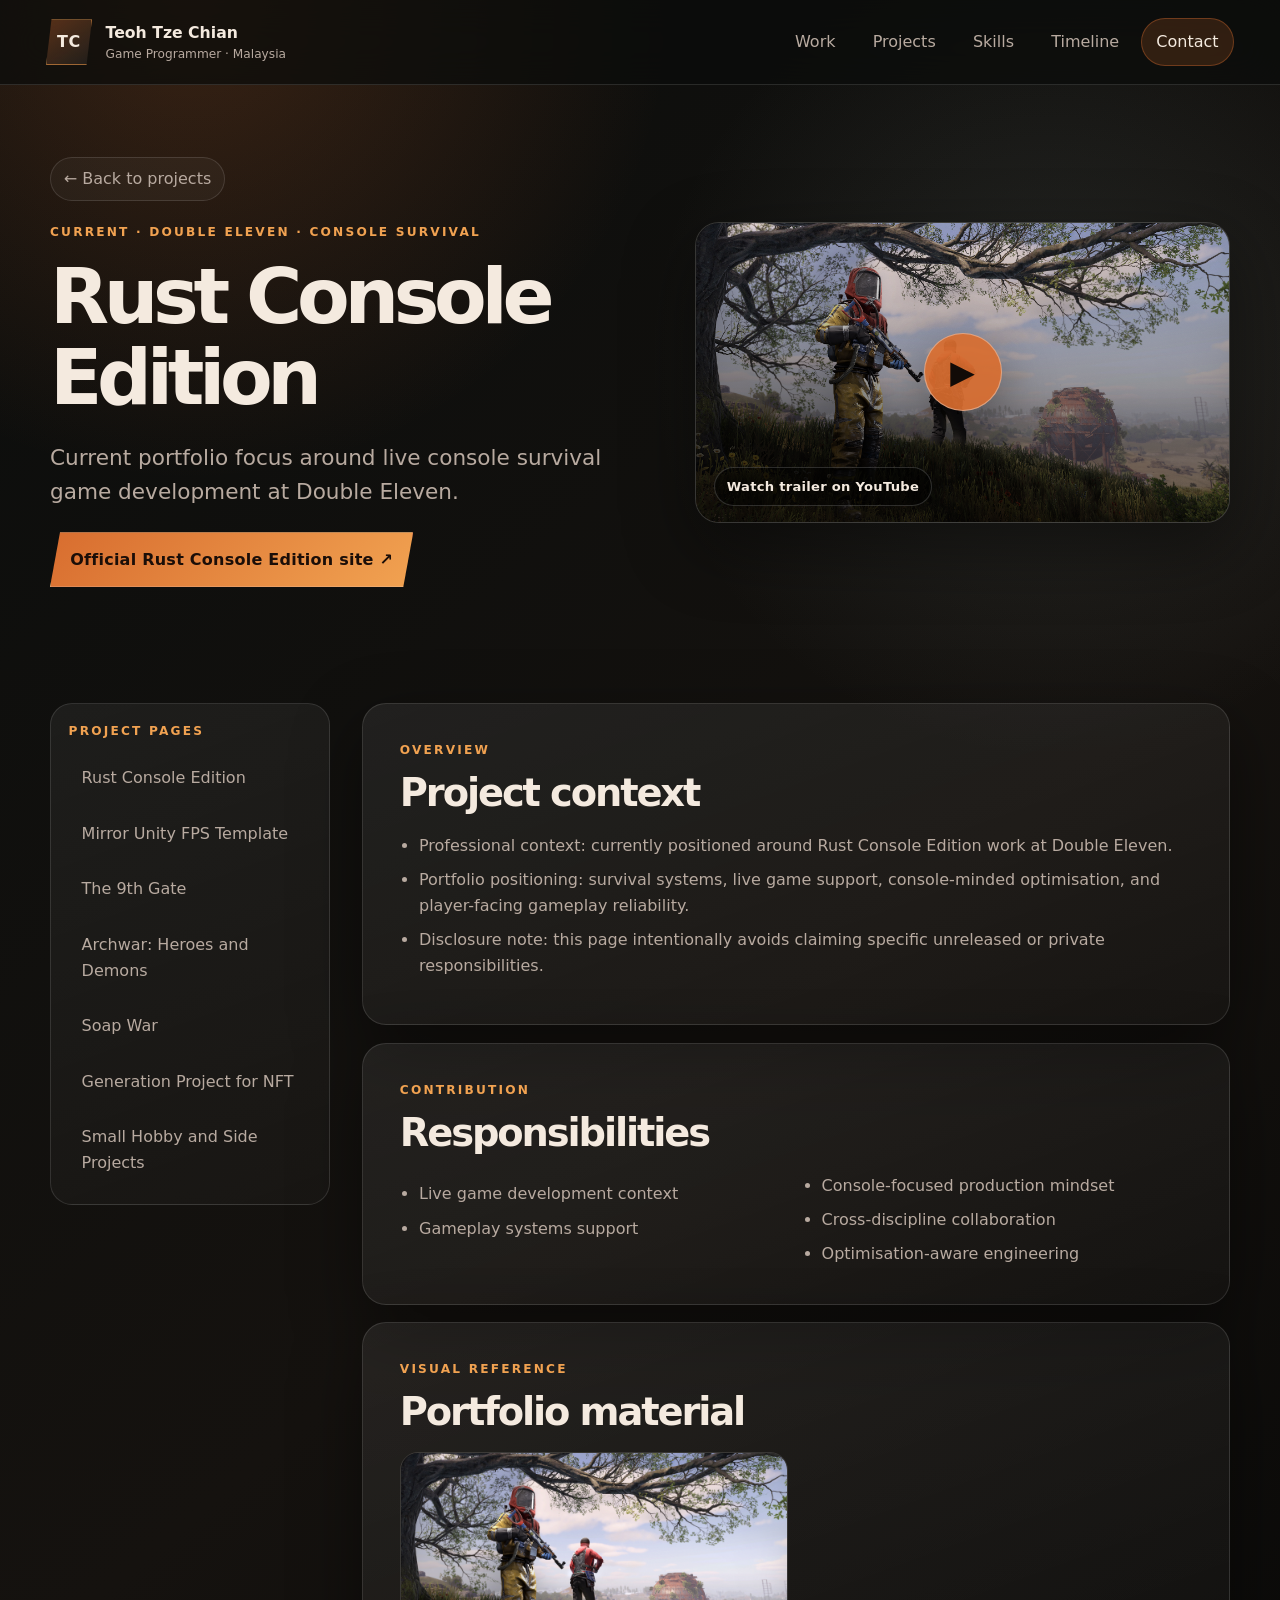
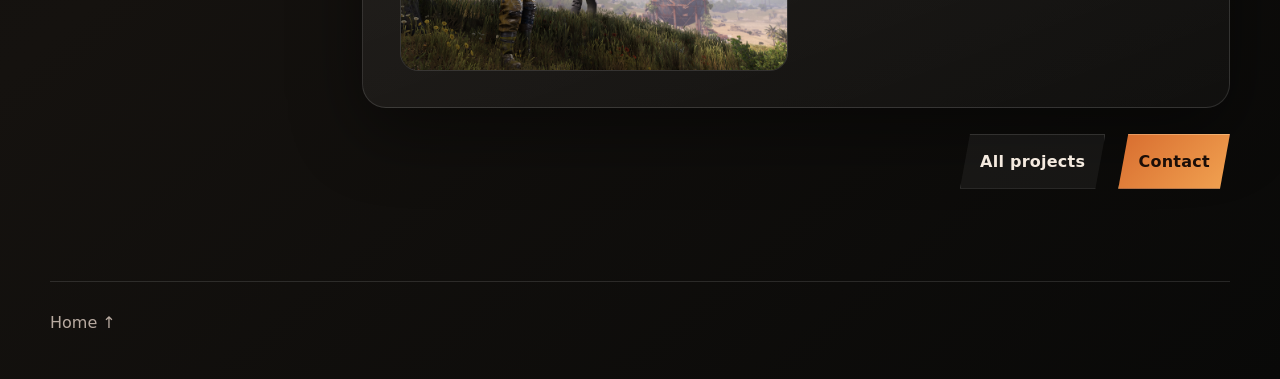
<file: projects/rust-console-edition.html>
<!doctype html>
<html lang="en">
<head>
  <meta charset="utf-8" />
  <meta name="viewport" content="width=device-width, initial-scale=1" />
  <meta name="description" content="Rust Console Edition case study for Teoh Tze Chian portfolio." />
  <title>Rust Console Edition — Teoh Tze Chian</title>
  <link rel="stylesheet" href="../style.css?v=31" />
</head>
<body>
  <div class="noise"></div>
  <header class="site-header">
    <a class="brand" href="../index.html#top" aria-label="Teoh Tze Chian portfolio home">
      <span class="brand-mark">TC</span>
      <span>
        <strong>Teoh Tze Chian</strong>
        <small>Game Programmer · Malaysia</small>
      </span>
    </a>
    <button class="nav-toggle" aria-label="Open menu" aria-expanded="false">☰</button>
    <nav class="nav">

      <a href="../index.html#work">Work</a>
      <a href="../index.html#projects">Projects</a>
      <a href="../index.html#skills">Skills</a>
      <a href="../index.html#timeline">Timeline</a>
      <a class="nav-cta" href="../index.html#contact">Contact</a>

    </nav>
  </header>

  <main>
    <section class="section project-hero-detail">
      <div class="reveal">
        <a class="back-link" href="../index.html#projects">← Back to projects</a>
        <p class="eyebrow">Current · Double Eleven · Console Survival</p>
        <h1>Rust Console Edition</h1>
        <p class="lead">Current portfolio focus around live console survival game development at Double Eleven.</p>
        <div class="project-link-actions">
          <a class="button primary" href="https://rust.double11.com/" target="_blank" rel="noopener noreferrer">Official Rust Console Edition site ↗</a>
        </div>
      </div>
      <a class="detail-visual trailer-link reveal" href="https://www.youtube.com/watch?v=D6c3JgpXY7A&t=12s" target="_blank" rel="noopener noreferrer" aria-label="Open Rust Console Edition trailer on YouTube">
        <img src="../assets/rust-console-promo.png" alt="Rust Console Edition trailer preview" loading="lazy">
        <span class="play-button" aria-hidden="true">▶</span>
        <span class="trailer-label">Watch trailer on YouTube</span>
      </a>
    </section>

    <section class="section detail-layout">
      <aside class="project-side reveal">
        <p class="eyebrow">Project pages</p>
        <nav class="side-nav">
          <a href="rust-console-edition.html">Rust Console Edition</a>
          <a href="mirror-unity-fps-template.html">Mirror Unity FPS Template</a>
<a href="the-9th-gate.html">The 9th Gate</a>
<a href="archwar-heroes-and-demons.html">Archwar: Heroes and Demons</a>
<a href="soap-war.html">Soap War</a>
<a href="nft-generation-tool.html">Generation Project for NFT</a>
<a href="side-projects.html">Small Hobby and Side Projects</a>
        </nav>
      </aside>

      <article class="case-study reveal">
        <div class="case-block">
          <p class="eyebrow">Overview</p>
          <h2>Project context</h2>
          <ul class="detail-list">
            <li>Professional context: currently positioned around Rust Console Edition work at Double Eleven.</li>
<li>Portfolio positioning: survival systems, live game support, console-minded optimisation, and player-facing gameplay reliability.</li>
<li>Disclosure note: this page intentionally avoids claiming specific unreleased or private responsibilities.</li>
          </ul>
        </div>

        <div class="case-block">
          <p class="eyebrow">Contribution</p>
          <h2>Responsibilities</h2>
          <ul class="detail-list two-col">
            <li>Live game development context</li>
<li>Gameplay systems support</li>
<li>Console-focused production mindset</li>
<li>Cross-discipline collaboration</li>
<li>Optimisation-aware engineering</li>
          </ul>
        </div>

        <div class="case-block">
          <p class="eyebrow">Visual reference</p>
          <h2>Portfolio material</h2>
          <div class="detail-gallery">
            <img src="../assets/rust-console-promo.png" alt="Rust Console Edition trailer promotional image" loading="lazy">
          </div>
        </div>

        <div class="case-footer">
          <a class="button ghost" href="../index.html#projects">All projects</a>
          <a class="button primary" href="../index.html#contact">Contact</a>
        </div>
      </article>
    </section>
  </main>

  <footer class="site-footer">
    <a href="../index.html#top">Home ↑</a>
  </footer>

  <script src="../script.js?v=31"></script>
</body>
</html>
</file>
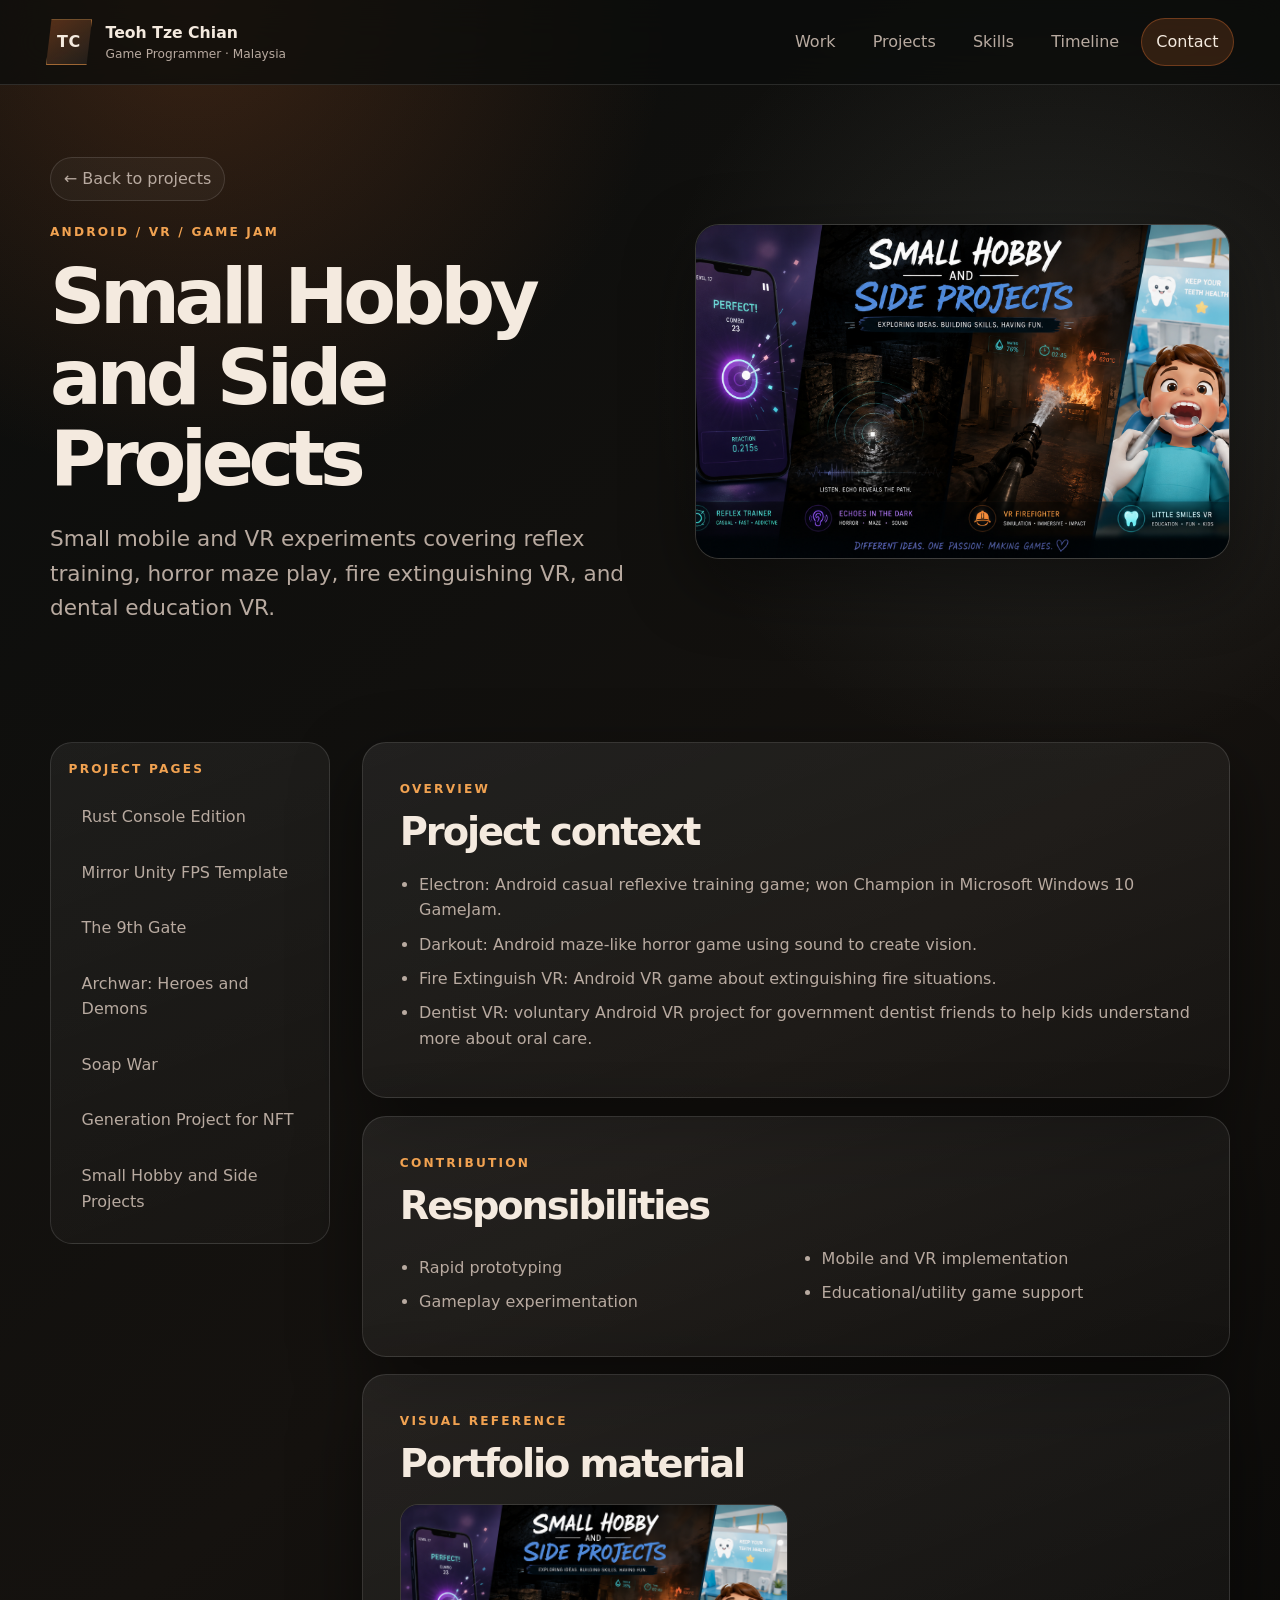
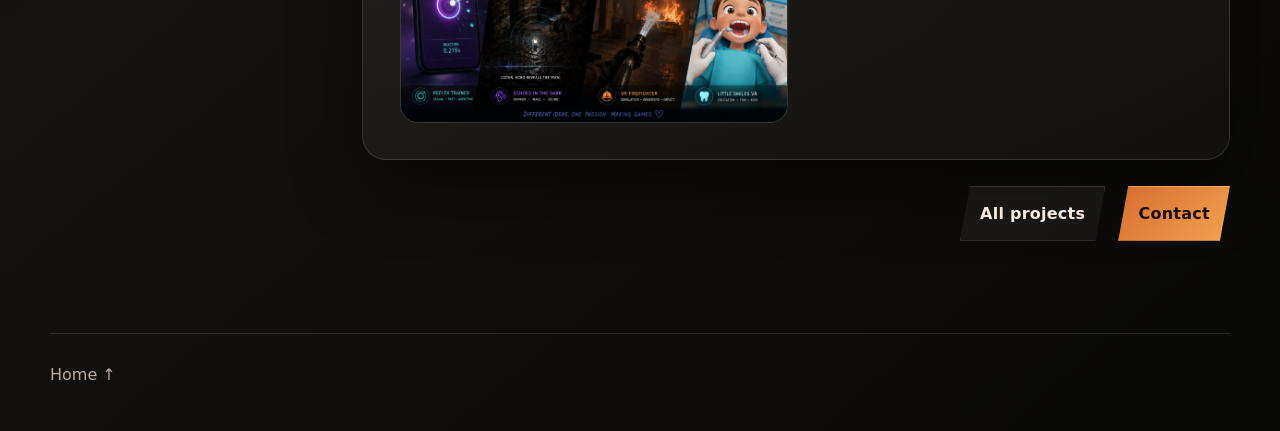
<file: projects/side-projects.html>
<!doctype html>
<html lang="en">
<head>
  <meta charset="utf-8" />
  <meta name="viewport" content="width=device-width, initial-scale=1" />
  <meta name="description" content="Small Hobby and Side Projects case study for Teoh Tze Chian portfolio." />
  <title>Small Hobby and Side Projects — Teoh Tze Chian</title>
  <link rel="stylesheet" href="../style.css?v=31" />
</head>
<body>
  <div class="noise"></div>
  <header class="site-header">
    <a class="brand" href="../index.html#top" aria-label="Teoh Tze Chian portfolio home">
      <span class="brand-mark">TC</span>
      <span>
        <strong>Teoh Tze Chian</strong>
        <small>Game Programmer · Malaysia</small>
      </span>
    </a>
    <button class="nav-toggle" aria-label="Open menu" aria-expanded="false">☰</button>
    <nav class="nav">

      <a href="../index.html#work">Work</a>
      <a href="../index.html#projects">Projects</a>
      <a href="../index.html#skills">Skills</a>
      <a href="../index.html#timeline">Timeline</a>
      <a class="nav-cta" href="../index.html#contact">Contact</a>

    </nav>
  </header>

  <main>
    <section class="section project-hero-detail">
      <div class="reveal">
        <a class="back-link" href="../index.html#projects">← Back to projects</a>
        <p class="eyebrow">Android / VR / Game Jam</p>
        <h1>Small Hobby and Side Projects</h1>
        <p class="lead">Small mobile and VR experiments covering reflex training, horror maze play, fire extinguishing VR, and dental education VR.</p>
      </div>
      <div class="detail-visual reveal">
        <img src="../assets/side-projects-promo.png" alt="Small Hobby and Side Projects promotional image" loading="lazy">
      </div>
    </section>

    <section class="section detail-layout">
      <aside class="project-side reveal">
        <p class="eyebrow">Project pages</p>
        <nav class="side-nav">
          <a href="rust-console-edition.html">Rust Console Edition</a>
          <a href="mirror-unity-fps-template.html">Mirror Unity FPS Template</a>
<a href="the-9th-gate.html">The 9th Gate</a>
<a href="archwar-heroes-and-demons.html">Archwar: Heroes and Demons</a>
<a href="soap-war.html">Soap War</a>
<a href="nft-generation-tool.html">Generation Project for NFT</a>
<a href="side-projects.html">Small Hobby and Side Projects</a>
        </nav>
      </aside>

      <article class="case-study reveal">
        <div class="case-block">
          <p class="eyebrow">Overview</p>
          <h2>Project context</h2>
          <ul class="detail-list">
            <li>Electron: Android casual reflexive training game; won Champion in Microsoft Windows 10 GameJam.</li>
<li>Darkout: Android maze-like horror game using sound to create vision.</li>
<li>Fire Extinguish VR: Android VR game about extinguishing fire situations.</li>
<li>Dentist VR: voluntary Android VR project for government dentist friends to help kids understand more about oral care.</li>
          </ul>
        </div>

        <div class="case-block">
          <p class="eyebrow">Contribution</p>
          <h2>Responsibilities</h2>
          <ul class="detail-list two-col">
            <li>Rapid prototyping</li>
<li>Gameplay experimentation</li>
<li>Mobile and VR implementation</li>
<li>Educational/utility game support</li>
          </ul>
        </div>

        <div class="case-block">
          <p class="eyebrow">Visual reference</p>
          <h2>Portfolio material</h2>
          <div class="detail-gallery">
            <img src="../assets/side-projects-promo.png" alt="Small Hobby and Side Projects promotional image" loading="lazy">
            
          </div>
        </div>

        <div class="case-footer">
          <a class="button ghost" href="../index.html#projects">All projects</a>
          <a class="button primary" href="../index.html#contact">Contact</a>
        </div>
      </article>
    </section>
  </main>

  <footer class="site-footer">
    <a href="../index.html#top">Home ↑</a>
  </footer>

  <script src="../script.js?v=31"></script>
</body>
</html>
</file>
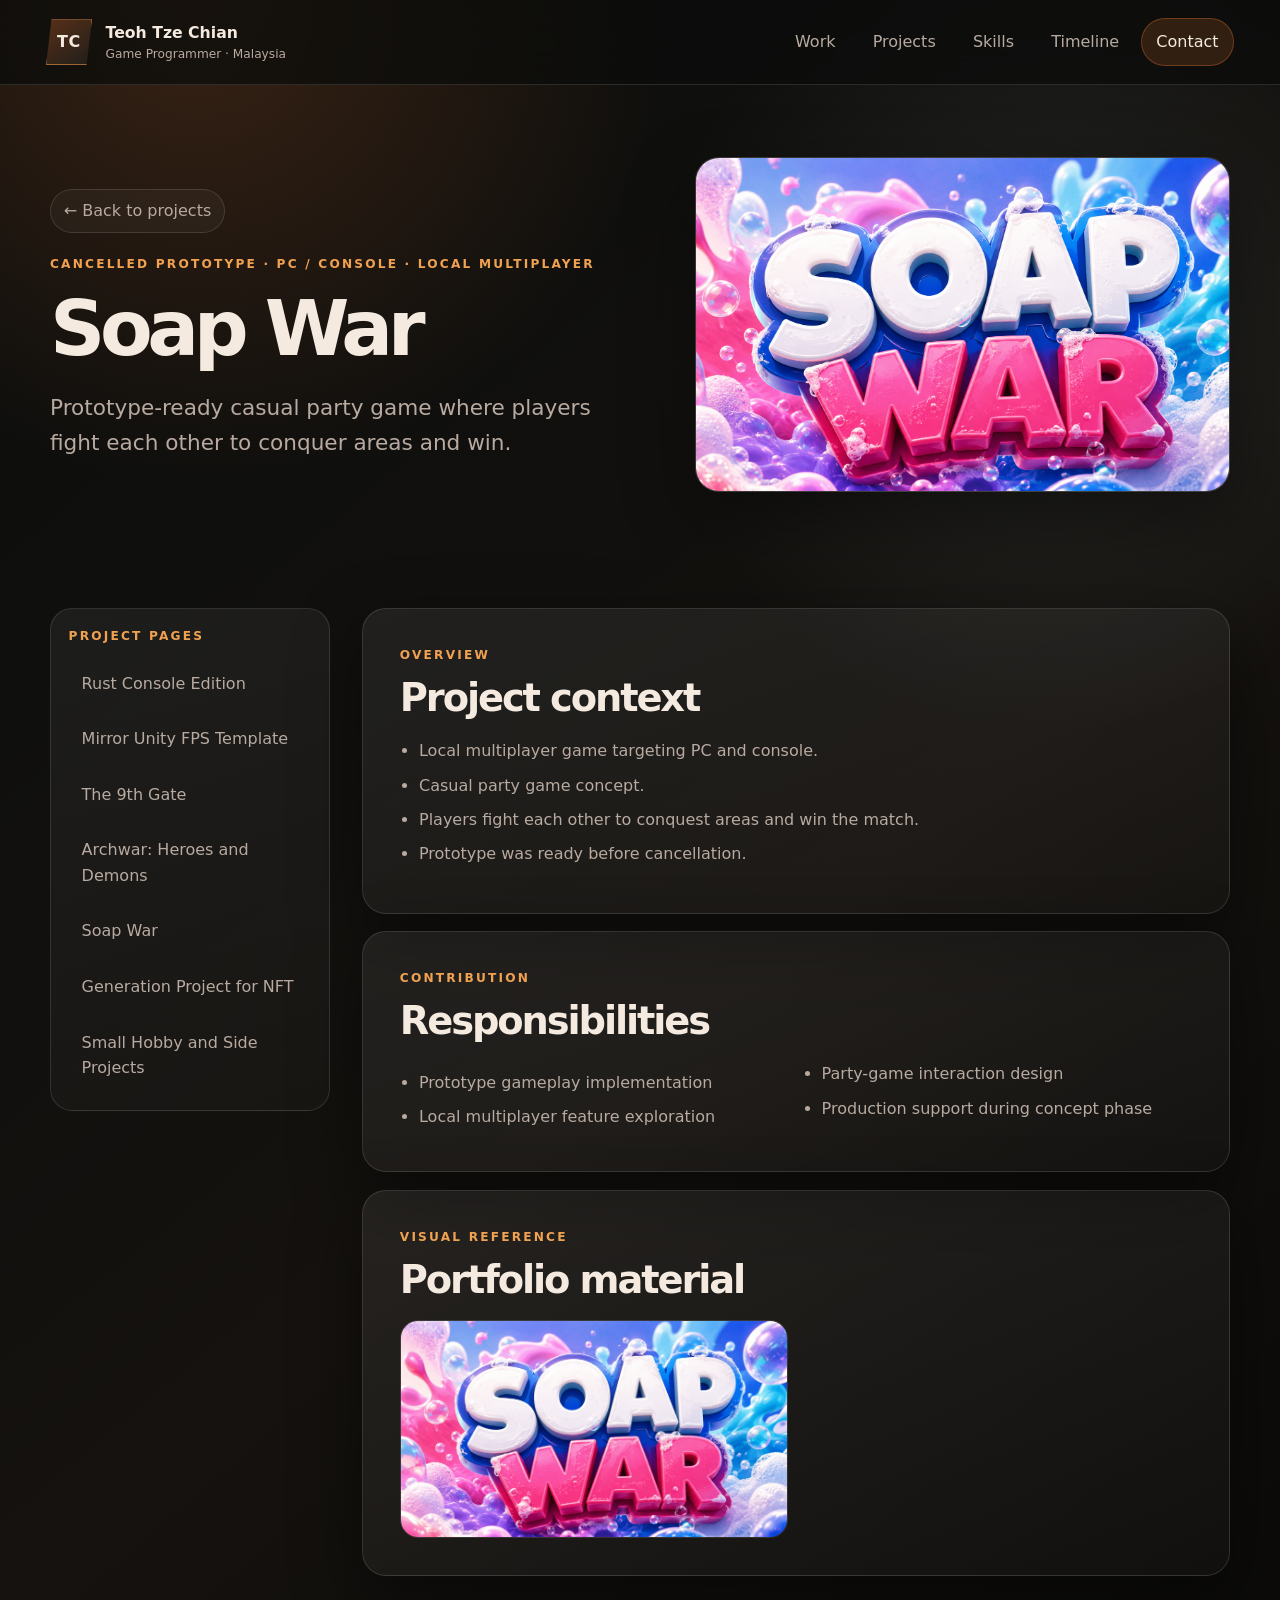
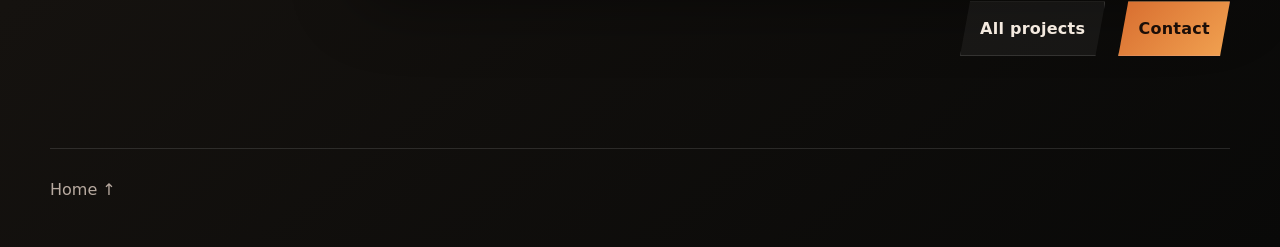
<file: projects/soap-war.html>
<!doctype html>
<html lang="en">
<head>
  <meta charset="utf-8" />
  <meta name="viewport" content="width=device-width, initial-scale=1" />
  <meta name="description" content="Soap War case study for Teoh Tze Chian portfolio." />
  <title>Soap War — Teoh Tze Chian</title>
  <link rel="stylesheet" href="../style.css?v=31" />
</head>
<body>
  <div class="noise"></div>
  <header class="site-header">
    <a class="brand" href="../index.html#top" aria-label="Teoh Tze Chian portfolio home">
      <span class="brand-mark">TC</span>
      <span>
        <strong>Teoh Tze Chian</strong>
        <small>Game Programmer · Malaysia</small>
      </span>
    </a>
    <button class="nav-toggle" aria-label="Open menu" aria-expanded="false">☰</button>
    <nav class="nav">

      <a href="../index.html#work">Work</a>
      <a href="../index.html#projects">Projects</a>
      <a href="../index.html#skills">Skills</a>
      <a href="../index.html#timeline">Timeline</a>
      <a class="nav-cta" href="../index.html#contact">Contact</a>

    </nav>
  </header>

  <main>
    <section class="section project-hero-detail">
      <div class="reveal">
        <a class="back-link" href="../index.html#projects">← Back to projects</a>
        <p class="eyebrow">Cancelled Prototype · PC / Console · Local Multiplayer</p>
        <h1>Soap War</h1>
        <p class="lead">Prototype-ready casual party game where players fight each other to conquer areas and win.</p>
      </div>
      <div class="detail-visual reveal">
        <img src="../assets/soap-war-promo.png" alt="Soap War promotional image" loading="lazy">
      </div>
    </section>

    <section class="section detail-layout">
      <aside class="project-side reveal">
        <p class="eyebrow">Project pages</p>
        <nav class="side-nav">
          <a href="rust-console-edition.html">Rust Console Edition</a>
          <a href="mirror-unity-fps-template.html">Mirror Unity FPS Template</a>
<a href="the-9th-gate.html">The 9th Gate</a>
<a href="archwar-heroes-and-demons.html">Archwar: Heroes and Demons</a>
<a href="soap-war.html">Soap War</a>
<a href="nft-generation-tool.html">Generation Project for NFT</a>
<a href="side-projects.html">Small Hobby and Side Projects</a>
        </nav>
      </aside>

      <article class="case-study reveal">
        <div class="case-block">
          <p class="eyebrow">Overview</p>
          <h2>Project context</h2>
          <ul class="detail-list">
            <li>Local multiplayer game targeting PC and console.</li>
<li>Casual party game concept.</li>
<li>Players fight each other to conquest areas and win the match.</li>
<li>Prototype was ready before cancellation.</li>
          </ul>
        </div>

        <div class="case-block">
          <p class="eyebrow">Contribution</p>
          <h2>Responsibilities</h2>
          <ul class="detail-list two-col">
            <li>Prototype gameplay implementation</li>
<li>Local multiplayer feature exploration</li>
<li>Party-game interaction design</li>
<li>Production support during concept phase</li>
          </ul>
        </div>

        <div class="case-block">
          <p class="eyebrow">Visual reference</p>
          <h2>Portfolio material</h2>
          <div class="detail-gallery">
            <img src="../assets/soap-war-promo.png" alt="Soap War promotional image" loading="lazy">
            
          </div>
        </div>

        <div class="case-footer">
          <a class="button ghost" href="../index.html#projects">All projects</a>
          <a class="button primary" href="../index.html#contact">Contact</a>
        </div>
      </article>
    </section>
  </main>

  <footer class="site-footer">
    <a href="../index.html#top">Home ↑</a>
  </footer>

  <script src="../script.js?v=31"></script>
</body>
</html>
</file>
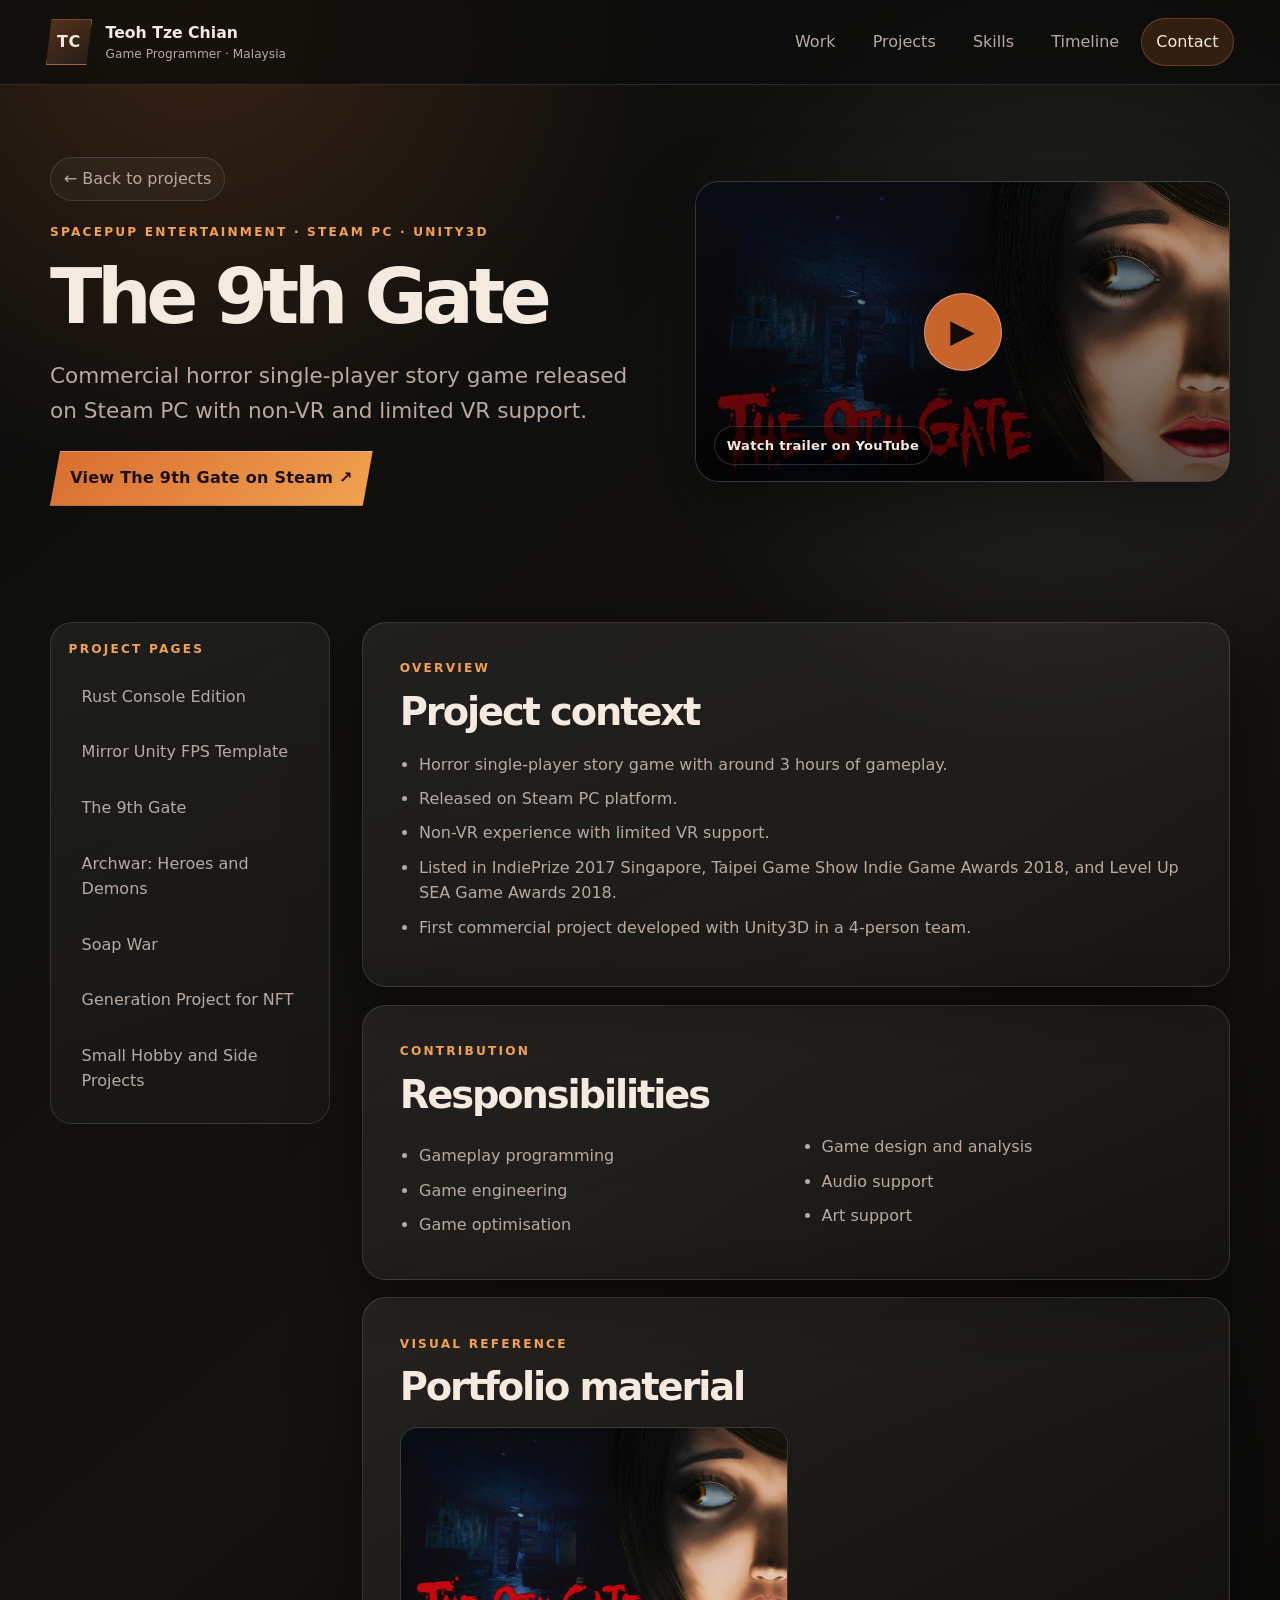
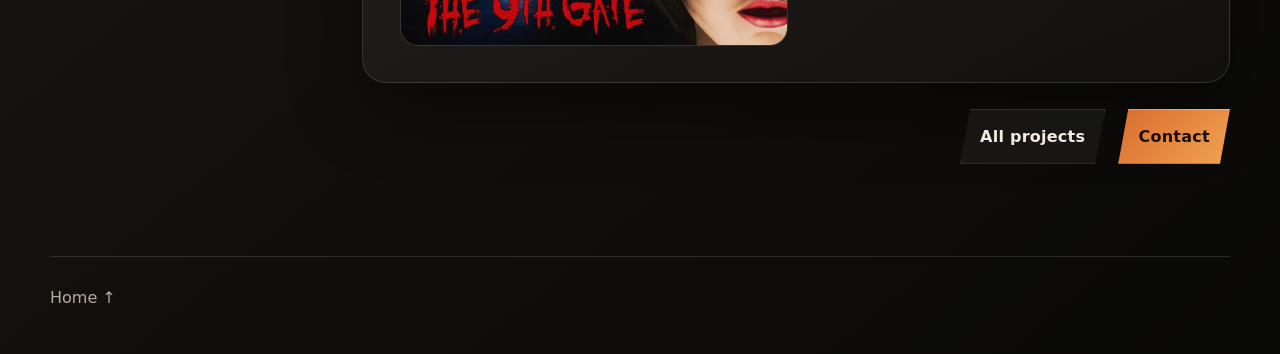
<file: projects/the-9th-gate.html>
<!doctype html>
<html lang="en">
<head>
  <meta charset="utf-8" />
  <meta name="viewport" content="width=device-width, initial-scale=1" />
  <meta name="description" content="The 9th Gate case study for Teoh Tze Chian portfolio." />
  <title>The 9th Gate — Teoh Tze Chian</title>
  <link rel="stylesheet" href="../style.css?v=31" />
</head>
<body>
  <div class="noise"></div>
  <header class="site-header">
    <a class="brand" href="../index.html#top" aria-label="Teoh Tze Chian portfolio home">
      <span class="brand-mark">TC</span>
      <span>
        <strong>Teoh Tze Chian</strong>
        <small>Game Programmer · Malaysia</small>
      </span>
    </a>
    <button class="nav-toggle" aria-label="Open menu" aria-expanded="false">☰</button>
    <nav class="nav">

      <a href="../index.html#work">Work</a>
      <a href="../index.html#projects">Projects</a>
      <a href="../index.html#skills">Skills</a>
      <a href="../index.html#timeline">Timeline</a>
      <a class="nav-cta" href="../index.html#contact">Contact</a>

    </nav>
  </header>

  <main>
    <section class="section project-hero-detail">
      <div class="reveal">
        <a class="back-link" href="../index.html#projects">← Back to projects</a>
        <p class="eyebrow">Spacepup Entertainment · Steam PC · Unity3D</p>
        <h1>The 9th Gate</h1>
        <p class="lead">Commercial horror single-player story game released on Steam PC with non-VR and limited VR support.</p>
        <div class="project-link-actions">
          <a class="button primary" href="https://store.steampowered.com/app/697130/The_9th_Gate/" target="_blank" rel="noopener noreferrer">View The 9th Gate on Steam ↗</a>
        </div>
      </div>
      <a class="detail-visual trailer-link reveal" href="https://www.youtube.com/watch?v=yuzouhrJJA0" target="_blank" rel="noopener noreferrer" aria-label="Open The 9th Gate trailer on YouTube">
        <img src="../assets/the-9th-gate-promo.png" alt="The 9th Gate trailer preview" loading="lazy">
        <span class="play-button" aria-hidden="true">▶</span>
        <span class="trailer-label">Watch trailer on YouTube</span>
      </a>
    </section>

    <section class="section detail-layout">
      <aside class="project-side reveal">
        <p class="eyebrow">Project pages</p>
        <nav class="side-nav">
          <a href="rust-console-edition.html">Rust Console Edition</a>
          <a href="mirror-unity-fps-template.html">Mirror Unity FPS Template</a>
<a href="the-9th-gate.html">The 9th Gate</a>
<a href="archwar-heroes-and-demons.html">Archwar: Heroes and Demons</a>
<a href="soap-war.html">Soap War</a>
<a href="nft-generation-tool.html">Generation Project for NFT</a>
<a href="side-projects.html">Small Hobby and Side Projects</a>
        </nav>
      </aside>

      <article class="case-study reveal">
        <div class="case-block">
          <p class="eyebrow">Overview</p>
          <h2>Project context</h2>
          <ul class="detail-list">
            <li>Horror single-player story game with around 3 hours of gameplay.</li>
<li>Released on Steam PC platform.</li>
<li>Non-VR experience with limited VR support.</li>
<li>Listed in IndiePrize 2017 Singapore, Taipei Game Show Indie Game Awards 2018, and Level Up SEA Game Awards 2018.</li>
<li>First commercial project developed with Unity3D in a 4-person team.</li>
          </ul>
        </div>

        <div class="case-block">
          <p class="eyebrow">Contribution</p>
          <h2>Responsibilities</h2>
          <ul class="detail-list two-col">
            <li>Gameplay programming</li>
<li>Game engineering</li>
<li>Game optimisation</li>
<li>Game design and analysis</li>
<li>Audio support</li>
<li>Art support</li>
          </ul>
        </div>

        <div class="case-block">
          <p class="eyebrow">Visual reference</p>
          <h2>Portfolio material</h2>
          <div class="detail-gallery">
            <img src="../assets/the-9th-gate-promo.jpg" alt="The 9th Gate trailer promotional image" loading="lazy">
          </div>
        </div>

        <div class="case-footer">
          <a class="button ghost" href="../index.html#projects">All projects</a>
          <a class="button primary" href="../index.html#contact">Contact</a>
        </div>
      </article>
    </section>
  </main>

  <footer class="site-footer">
    <a href="../index.html#top">Home ↑</a>
  </footer>

  <script src="../script.js?v=31"></script>
</body>
</html>
</file>
<file: style.css>
:root{
  --bg:#0b0d0c;
  --bg-2:#15120f;
  --panel:#181a18;
  --panel-2:#221c16;
  --text:#f4eadf;
  --muted:#b8aaa0;
  --line:rgba(255,255,255,.12);
  --accent:#d86d2f;
  --accent-2:#f1a251;
  --steel:#7e8b88;
  --shadow:0 24px 70px rgba(0,0,0,.45);
  --radius:24px;
  --max:1180px;
}
*{box-sizing:border-box}
html{scroll-behavior:smooth}
body{
  margin:0;
  font-family:Inter, ui-sans-serif, system-ui, -apple-system, BlinkMacSystemFont, "Segoe UI", sans-serif;
  color:var(--text);
  background:
    radial-gradient(circle at 15% 0%, rgba(216,109,47,.22), transparent 30rem),
    radial-gradient(circle at 82% 18%, rgba(126,139,136,.18), transparent 25rem),
    linear-gradient(140deg, var(--bg), var(--bg-2) 55%, #090908);
  line-height:1.6;
}
.noise{
  pointer-events:none;
  position:fixed;
  inset:0;
  opacity:.08;
  background-image:
    linear-gradient(90deg, rgba(255,255,255,.08) 1px, transparent 1px),
    linear-gradient(rgba(255,255,255,.06) 1px, transparent 1px);
  background-size:48px 48px;
  mask-image:linear-gradient(to bottom, #000, transparent 80%);
  z-index:0;
}
a{color:inherit;text-decoration:none}
img{max-width:100%;display:block}
.site-header{
  position:sticky;
  top:0;
  z-index:10;
  display:flex;
  align-items:center;
  justify-content:space-between;
  gap:1rem;
  padding:18px clamp(18px,4vw,46px);
  background:rgba(11,13,12,.74);
  backdrop-filter:blur(18px);
  border-bottom:1px solid var(--line);
}
.brand{display:flex;align-items:center;gap:.85rem}
.brand-mark{
  display:grid;
  place-items:center;
  width:46px;
  height:46px;
  border:1px solid rgba(241,162,81,.5);
  background:linear-gradient(145deg, rgba(216,109,47,.35), rgba(255,255,255,.06));
  clip-path:polygon(12% 0,100% 0,88% 100%,0 100%);
  font-weight:900;
  letter-spacing:.04em;
}
.brand strong{display:block;font-size:.98rem}
.brand small{display:block;color:var(--muted);font-size:.76rem}
.nav{display:flex;align-items:center;gap:.4rem}
.nav a{
  padding:.65rem .9rem;
  color:var(--muted);
  border:1px solid transparent;
  border-radius:999px;
}
.nav a:hover,.nav a:focus{color:var(--text);border-color:var(--line);background:rgba(255,255,255,.04)}
.nav .nav-cta{color:var(--text);background:rgba(216,109,47,.18);border-color:rgba(216,109,47,.38)}
.nav-toggle{display:none;background:none;border:1px solid var(--line);color:var(--text);border-radius:12px;padding:.5rem .7rem;font-size:1.1rem}
.section{
  width:min(var(--max), calc(100% - 32px));
  margin-inline:auto;
  padding:92px 0;
  position:relative;
  z-index:1;
}
.hero{
  min-height:calc(100vh - 83px);
  display:grid;
  grid-template-columns:1.12fr .88fr;
  gap:clamp(28px,5vw,64px);
  align-items:center;
}
.eyebrow{
  margin:0 0 .8rem;
  color:var(--accent-2);
  text-transform:uppercase;
  letter-spacing:.18em;
  font-size:.76rem;
  font-weight:800;
}
h1,h2,h3{line-height:1.06;margin:0}
h1{font-size:clamp(3rem,7vw,6.6rem);letter-spacing:-.07em;max-width:970px}
h2{font-size:clamp(2rem,4.2vw,4.5rem);letter-spacing:-.055em}
h3{font-size:1.45rem;letter-spacing:-.025em}
.lead{font-size:clamp(1.06rem,1.8vw,1.35rem);color:var(--muted);max-width:740px;margin:1.4rem 0 0}
.hero-actions,.contact-actions{display:flex;gap:.8rem;flex-wrap:wrap;margin-top:2rem}
.button{
  display:inline-flex;
  align-items:center;
  justify-content:center;
  min-height:48px;
  padding:.85rem 1.2rem;
  border-radius:0;
  clip-path:polygon(10px 0,100% 0,calc(100% - 10px) 100%,0 100%);
  border:1px solid var(--line);
  font-weight:800;
  letter-spacing:.015em;
  transition:transform .2s ease, background .2s ease, border-color .2s ease;
}
.button:hover{transform:translateY(-2px)}
.button.primary{background:linear-gradient(135deg, var(--accent), var(--accent-2));color:#1b0e08;border-color:rgba(255,255,255,.18)}
.button.ghost{background:rgba(255,255,255,.05);color:var(--text)}
.quick-stats{
  margin:2.6rem 0 0;
  display:grid;
  grid-template-columns:repeat(3, minmax(0,1fr));
  gap:.75rem;
}
.quick-stats div,.content-card,.skill-card,.project-card,.feature-project,.contact{
  border:1px solid var(--line);
  background:linear-gradient(160deg, rgba(255,255,255,.07), rgba(255,255,255,.025));
  box-shadow:var(--shadow);
}
.quick-stats div{padding:1rem;border-radius:18px}
.quick-stats dt{font-weight:900;color:var(--accent-2);font-size:1.1rem}
.quick-stats dd{margin:.15rem 0 0;color:var(--muted);font-size:.9rem}
.hero-panel{
  min-height:530px;
  display:grid;
  place-items:center;
  border-radius:var(--radius);
  background:
    linear-gradient(135deg, rgba(216,109,47,.16), transparent 42%),
    repeating-linear-gradient(145deg, rgba(255,255,255,.055) 0 1px, transparent 1px 18px);
  border:1px solid var(--line);
  position:relative;
  overflow:hidden;
}
.hero-panel:before{
  content:"";
  position:absolute;
  inset:14%;
  background:radial-gradient(circle, rgba(241,162,81,.22), transparent 64%);
  filter:blur(8px);
}
.rust-card{
  position:relative;
  width:min(420px, 86%);
  padding:2rem;
  border:1px solid rgba(241,162,81,.35);
  background:linear-gradient(160deg, rgba(34,28,22,.96), rgba(13,14,13,.92));
  clip-path:polygon(7% 0,100% 0,93% 100%,0 100%);
}
.status-light{
  width:10px;height:10px;border-radius:50%;background:var(--accent-2);display:inline-block;
  box-shadow:0 0 22px var(--accent-2);
}
.panel-label{color:var(--muted);text-transform:uppercase;letter-spacing:.15em;font-size:.72rem;font-weight:800}
.rust-card h2{font-size:2.45rem;margin:.4rem 0}
.rust-card p{color:var(--muted)}
.survival-loop{display:flex;gap:.5rem;flex-wrap:wrap;margin-top:1.3rem}
.survival-loop span,.tag-cloud span{
  border:1px solid rgba(241,162,81,.27);
  background:rgba(216,109,47,.08);
  padding:.45rem .65rem;
  border-radius:999px;
  color:#f6d1b6;
  font-size:.84rem;
}
.split{display:grid;grid-template-columns:.78fr 1.22fr;gap:40px;align-items:start}
.content-card{border-radius:var(--radius);padding:clamp(1.4rem,3vw,2.2rem)}
.content-card p{font-size:1.08rem;color:var(--muted);margin-top:0}
.tag-cloud{display:flex;gap:.6rem;flex-wrap:wrap;margin-top:1.2rem}
.center{text-align:center;margin-inline:auto;max-width:850px}
.project-grid{display:grid;grid-template-columns:repeat(2,minmax(0,1fr));gap:1rem;margin-top:1rem}
.feature-project{
  margin-top:2.5rem;
  border-radius:var(--radius);
  padding:clamp(1.3rem,3vw,2.2rem);
  display:grid;
  grid-template-columns:1.08fr .92fr;
  gap:2rem;
  align-items:center;
  background:
    radial-gradient(circle at 100% 0, rgba(216,109,47,.22), transparent 20rem),
    linear-gradient(160deg, rgba(255,255,255,.07), rgba(255,255,255,.025));
}
.feature-project p,.project-card p,.skill-card p,.timeline p,.contact p{color:var(--muted)}
.clean-list{padding-left:1.1rem;color:var(--text)}
.project-terminal{
  border:1px solid rgba(241,162,81,.25);
  background:#0a0b0a;
  border-radius:18px;
  overflow:hidden;
}
.terminal-bar{display:flex;gap:.45rem;padding:.8rem;border-bottom:1px solid var(--line);background:rgba(255,255,255,.04)}
.terminal-bar span{width:10px;height:10px;border-radius:50%;background:rgba(241,162,81,.7)}
pre{margin:0;padding:1.2rem;white-space:pre-wrap;color:#f7c18e}
code{font-family:"SFMono-Regular",Consolas,monospace;font-size:.95rem}
.project-card{border-radius:22px;overflow:hidden}
.project-card img{
  width:100%;
  aspect-ratio:16/9;
  object-fit:cover;
  border-bottom:1px solid var(--line);
  filter:saturate(.9) contrast(1.02);
}
.project-card div{padding:1.2rem}
.project-card ul{padding-left:1.1rem;color:var(--muted)}
.project-meta{color:var(--accent-2)!important;text-transform:uppercase;letter-spacing:.12em;font-size:.72rem;font-weight:800;margin:0 0 .5rem}
.skill-section{display:grid;grid-template-columns:.8fr 1.2fr;gap:42px}
.skill-grid{display:grid;grid-template-columns:repeat(2,minmax(0,1fr));gap:1rem}
.skill-card{border-radius:22px;padding:1.35rem}
.timeline{list-style:none;padding:0;margin:2.5rem 0 0;display:grid;gap:1rem}
.timeline li{
  display:grid;
  grid-template-columns:120px 1fr;
  gap:1.2rem;
  padding:1.2rem;
  border:1px solid var(--line);
  border-radius:22px;
  background:rgba(255,255,255,.035);
}
.timeline span{color:var(--accent-2);font-weight:900}
.contact{
  text-align:center;
  border-radius:var(--radius);
  padding:clamp(2rem,5vw,4rem);
  background:
    radial-gradient(circle at 50% 0, rgba(216,109,47,.2), transparent 24rem),
    linear-gradient(160deg, rgba(255,255,255,.07), rgba(255,255,255,.025));
}
.contact p{max-width:760px;margin:1rem auto 0}
.small-note{font-size:.88rem}
.site-footer{
  position:relative;
  z-index:1;
  width:min(var(--max), calc(100% - 32px));
  margin:0 auto;
  padding:28px 0 44px;
  display:flex;
  justify-content:space-between;
  gap:1rem;
  color:var(--muted);
  border-top:1px solid var(--line);
}
.reveal{opacity:1;transform:none;transition:opacity .7s ease, transform .7s ease}
.reveal.visible{opacity:1;transform:none}
@media (max-width:900px){
  .nav-toggle{display:block}
  .nav{
    position:absolute;
    top:100%;
    right:16px;
    left:16px;
    display:none;
    flex-direction:column;
    align-items:stretch;
    padding:12px;
    border:1px solid var(--line);
    border-radius:18px;
    background:#10110f;
  }
  .nav.open{display:flex}
  .hero,.split,.feature-project,.skill-section{grid-template-columns:1fr}
  .hero{min-height:auto;padding-top:56px}
  .hero-panel{min-height:390px}
  .quick-stats,.project-grid,.skill-grid{grid-template-columns:1fr}
  .timeline li{grid-template-columns:1fr}
  .site-footer{flex-direction:column}
}
@media (prefers-reduced-motion:reduce){
  html{scroll-behavior:auto}
  .reveal{opacity:1;transform:none;transition:none}
  .button:hover{transform:none}
}


.section-intro{
  color:var(--muted);
  max-width:760px;
  margin:1rem auto 0;
}
.summary-grid{
  margin-top:2.5rem;
}
.project-card.clickable{
  color:inherit;
  text-decoration:none;
  transition:transform .22s ease, border-color .22s ease, background .22s ease;
}
.project-card.clickable:hover,
.project-card.clickable:focus{
  transform:translateY(-6px);
  border-color:rgba(241,162,81,.45);
  background:linear-gradient(160deg, rgba(216,109,47,.12), rgba(255,255,255,.035));
}
.read-more{
  display:inline-block;
  margin-top:.7rem;
  color:var(--accent-2);
  font-weight:900;
}
.project-hero-detail{
  display:grid;
  grid-template-columns:1fr .92fr;
  gap:clamp(28px,5vw,64px);
  align-items:center;
  padding-top:72px;
}
.project-hero-detail h1{
  font-size:clamp(3rem,6vw,6.2rem);
}
.back-link{
  display:inline-flex;
  margin-bottom:1.4rem;
  color:var(--muted);
  border:1px solid var(--line);
  padding:.5rem .8rem;
  border-radius:999px;
  background:rgba(255,255,255,.035);
}
.back-link:hover{color:var(--text);border-color:rgba(241,162,81,.4)}
.detail-visual{
  border:1px solid var(--line);
  border-radius:var(--radius);
  overflow:hidden;
  box-shadow:var(--shadow);
  background:rgba(255,255,255,.04);
}
.detail-visual img{
  width:100%;
  aspect-ratio:16/10;
  object-fit:cover;
}
.detail-layout{
  display:grid;
  grid-template-columns:280px 1fr;
  gap:2rem;
  align-items:start;
  padding-top:24px;
}
.project-side{
  position:sticky;
  top:104px;
  border:1px solid var(--line);
  border-radius:22px;
  padding:1.1rem;
  background:linear-gradient(160deg, rgba(255,255,255,.06), rgba(255,255,255,.025));
}
.side-nav{
  display:grid;
  gap:.45rem;
}
.side-nav a{
  padding:.65rem .75rem;
  border-radius:12px;
  color:var(--muted);
  border:1px solid transparent;
}
.side-nav a:hover{
  color:var(--text);
  border-color:rgba(241,162,81,.32);
  background:rgba(216,109,47,.08);
}
.case-study{
  display:grid;
  gap:1.1rem;
}
.case-block{
  border:1px solid var(--line);
  border-radius:var(--radius);
  padding:clamp(1.35rem,3vw,2.3rem);
  background:linear-gradient(160deg, rgba(255,255,255,.07), rgba(255,255,255,.025));
  box-shadow:var(--shadow);
}
.case-block h2{
  font-size:clamp(1.75rem,3vw,3.1rem);
}
.detail-list{
  margin:1.2rem 0 0;
  padding-left:1.2rem;
  color:var(--muted);
}
.detail-list li{margin:.55rem 0}
.detail-list.two-col{
  columns:2;
  column-gap:2rem;
}
.detail-list.two-col li{
  break-inside:avoid;
}
.detail-gallery{
  display:grid;
  grid-template-columns:repeat(2,minmax(0,1fr));
  gap:1rem;
  margin-top:1.2rem;
}
.detail-gallery img{
  border-radius:18px;
  border:1px solid var(--line);
  width:100%;
  aspect-ratio:16/9;
  object-fit:cover;
}
.case-footer{
  display:flex;
  justify-content:flex-end;
  gap:.8rem;
  flex-wrap:wrap;
  margin-top:.5rem;
}
@media (max-width:900px){
  .project-hero-detail,.detail-layout{grid-template-columns:1fr}
  .project-side{position:relative;top:auto}
  .detail-list.two-col{columns:1}
  .detail-gallery{grid-template-columns:1fr}
}






.summary-line{
  margin:1rem 0 0;
  max-width:620px;
  color:var(--muted);
  font-size:clamp(1rem,1.5vw,1.18rem);
  line-height:1.65;
}


/* Hero V2: compact role line, spacious portfolio summary, small right widget */
.hero-v2{
  grid-template-columns:minmax(0, 1fr) minmax(260px, 360px);
  min-height:calc(100vh - 83px);
  align-items:center;
}
.hero-role{
  white-space:nowrap;
  display:block;
  width:max-content;
  max-width:none;
  padding:.55rem .8rem;
  margin-bottom:1.35rem;
  border-left:4px solid var(--accent-2);
  background:linear-gradient(90deg, rgba(216,109,47,.13), transparent);
  font-size:clamp(.68rem, .9vw, .82rem);
  letter-spacing:.12em;
}
.portfolio-intro{
  position:relative;
  max-width:900px;
  padding:0 0 0 clamp(1rem,2vw,1.45rem);
}
.portfolio-intro:before{
  content:"";
  position:absolute;
  left:0;
  top:.35rem;
  bottom:.45rem;
  width:1px;
  background:linear-gradient(to bottom, var(--accent-2), rgba(241,162,81,0));
}
.portfolio-intro .summary-kicker{
  margin:0 0 .55rem;
  color:var(--accent-2);
  text-transform:uppercase;
  letter-spacing:.18em;
  font-size:.72rem;
  font-weight:900;
}
.portfolio-intro h1{
  max-width:820px;
  font-size:clamp(3rem,6.2vw,6rem);
  letter-spacing:-.065em;
}
.portfolio-intro .summary-line{
  max-width:760px;
  margin:1.15rem 0 0;
  color:var(--muted);
  font-size:clamp(1.05rem,1.7vw,1.32rem);
  line-height:1.58;
}
@media (max-width:1120px){
  .hero-role{
    white-space:normal;
    width:auto;
    line-height:1.55;
  }
}
@media (max-width:900px){
  .hero-v2{
    grid-template-columns:1fr;
    min-height:auto;
  }
  .portfolio-intro h1{
    font-size:clamp(2.55rem,12vw,4.3rem);
  }
}


/* Hero V3 refinements */
.portfolio-intro h1{
  white-space:nowrap;
  max-width:none;
  font-size:clamp(2.9rem,5.4vw,5.35rem);
}
.hero-v2 .quick-stats dt{
  font-size:clamp(.92rem,1.25vw,1.08rem);
  line-height:1.15;
}
.hero-v2 .quick-stats div{
  min-height:104px;
  display:flex;
  flex-direction:column;
  justify-content:center;
}
@media (max-width:900px){
  .portfolio-intro h1{
    white-space:normal;
    max-width:820px;
  }
}


/* Hero V4: keep summary clean */
.hero-v2{
  position:relative;
  display:block;
  min-height:calc(100vh - 83px);
  padding-right:0;
}
.hero-v2 .hero-copy{
  max-width:100%;
}
.hero-v2 .portfolio-intro{
  max-width:none;
}
.hero-v2 .portfolio-intro h1{
  white-space:nowrap;
  max-width:none;
  width:max-content;
  font-size:clamp(2.85rem,5.25vw,5.15rem);
}
.hero-v2 .portfolio-intro .summary-line{
  max-width:880px;
}
@media (max-width:1180px){
}
@media (max-width:900px){
  .hero-v2 .portfolio-intro h1{
    white-space:normal;
    width:auto;
  }
}


/* Hero V5: no-overlap layout
   Top row: role text
   Second row: portfolio summary across the full width */
.hero-v2{
  display:grid !important;
  grid-template-columns:minmax(0, 1fr) 300px !important;
  grid-template-rows:auto auto !important;
  column-gap:2rem !important;
  row-gap:2.2rem !important;
  align-items:start !important;
  position:relative !important;
}
.hero-v2 .hero-copy{
  display:contents;
}
.hero-v2 .hero-role{
  grid-column:1 / 2;
  grid-row:1;
  align-self:start;
  margin:0;
  max-width:100%;
  white-space:normal;
}
.hero-v2 .portfolio-intro{
  grid-column:1 / -1;
  grid-row:2;
  max-width:none;
}
.hero-v2 .portfolio-intro h1{
  white-space:nowrap;
  width:max-content;
  max-width:none;
  font-size:clamp(2.85rem,5.25vw,5.15rem);
}
.hero-v2 .portfolio-intro .summary-line{
  max-width:900px;
}
.hero-v2 .hero-actions{
  grid-column:1 / -1;
  grid-row:3;
  margin-top:0;
}
.hero-v2 .quick-stats{
  grid-column:1 / -1;
  grid-row:4;
}
@media (max-width:1180px){
  .hero-v2{
    grid-template-columns:1fr !important;
  }
  .hero-v2 .hero-role,
  .hero-v2 .portfolio-intro,
  .hero-v2 .hero-actions,
  .hero-v2 .quick-stats{
    grid-column:1 / -1;
  }
  .hero-v2 .portfolio-intro{
    grid-row:3;
  }
  .hero-v2 .hero-actions{
    grid-row:4;
  }
  .hero-v2 .quick-stats{
    grid-row:5;
  }
  .hero-v2 .portfolio-intro h1{
    white-space:normal;
    width:auto;
  }
}


/* Hero V6: no reserved hero gap */
.hero-v2{
  display:block !important;
  min-height:calc(100vh - 83px);
  padding-top:clamp(72px,10vh,128px);
}
.hero-v2 .hero-copy{
  display:block !important;
  max-width:none;
}
.hero-v2 .hero-role{
  display:block;
  width:fit-content;
  max-width:calc(100vw - 420px);
  margin:0 0 1.5rem 0;
  white-space:normal;
}
.hero-v2 .portfolio-intro{
  max-width:none;
}
.hero-v2 .portfolio-intro h1{
  white-space:nowrap;
  width:max-content;
  max-width:none;
  font-size:clamp(2.85rem,5.25vw,5.15rem);
}
.hero-v2 .portfolio-intro .summary-line{
  max-width:900px;
}
.hero-v2 .hero-actions{
  margin-top:2rem;
}
.hero-v2 .quick-stats{
  margin-top:2.6rem;
}
@media (max-width:1180px){
  .hero-v2 .hero-role{
    max-width:none;
  }
}
@media (max-width:900px){
  .hero-v2{
    padding-top:56px;
  }
  .hero-v2 .portfolio-intro h1{
    white-space:normal;
    width:auto;
  }
}






/* Hero V12: richer top area without the previous engineering focus strip */
.hero-v2{
  min-height:auto !important;
  padding-top:clamp(62px,8vh,96px) !important;
  padding-bottom:clamp(58px,8vh,90px) !important;
}
.hero-info-panel{
  max-width:1180px;
  margin-top:2rem;
  display:grid;
  grid-template-columns:minmax(0, .92fr) minmax(420px, 1.08fr);
  gap:1rem;
  align-items:stretch;
}
.hero-info-copy{
  border:1px solid var(--line);
  border-radius:22px;
  padding:1.25rem;
  background:
    radial-gradient(circle at 0 0, rgba(216,109,47,.13), transparent 14rem),
    linear-gradient(160deg, rgba(255,255,255,.06), rgba(255,255,255,.025));
}
.hero-info-copy .eyebrow{
  margin-bottom:.7rem;
}
.hero-info-copy h2{
  font-size:clamp(1.45rem,2.4vw,2.35rem);
  letter-spacing:-.04em;
}
.hero-info-copy p{
  color:var(--muted);
  margin:.8rem 0 0;
  font-size:.98rem;
}
.hero-mini-grid{
  display:grid;
  grid-template-columns:repeat(3, minmax(0,1fr));
  gap:.8rem;
}
.hero-mini-grid a{
  display:block;
  min-height:100%;
  padding:1rem;
  border:1px solid var(--line);
  border-radius:18px;
  color:inherit;
  text-decoration:none;
  background:
    linear-gradient(145deg, rgba(255,255,255,.055), rgba(255,255,255,.025)),
    repeating-linear-gradient(135deg, rgba(255,255,255,.025) 0 1px, transparent 1px 14px);
  transition:transform .22s ease, border-color .22s ease, background .22s ease;
}
.hero-mini-grid a:hover,
.hero-mini-grid a:focus{
  transform:translateY(-4px);
  border-color:rgba(241,162,81,.45);
  background:
    linear-gradient(145deg, rgba(216,109,47,.12), rgba(255,255,255,.035)),
    repeating-linear-gradient(135deg, rgba(255,255,255,.03) 0 1px, transparent 1px 14px);
}
.hero-mini-grid span{
  display:block;
  color:var(--accent-2);
  text-transform:uppercase;
  letter-spacing:.14em;
  font-size:.66rem;
  font-weight:900;
  margin-bottom:.55rem;
}
.hero-mini-grid strong{
  display:block;
  font-size:1rem;
  line-height:1.15;
}
.hero-mini-grid small{
  display:block;
  margin-top:.5rem;
  color:var(--muted);
  line-height:1.4;
  font-size:.8rem;
}
@media (max-width:1180px){
  .hero-info-panel{
    grid-template-columns:1fr;
    max-width:760px;
  }
}
@media (max-width:760px){
  .hero-mini-grid{
    grid-template-columns:1fr;
  }
}


/* Hero V13: longer profile copy and fuller mini cards */
.hero-v2 .portfolio-intro .summary-line{
  max-width:1040px;
}
.hero-info-panel{
  grid-template-columns:minmax(0, .98fr) minmax(480px, 1.02fr);
}
.hero-info-copy p{
  font-size:1rem;
  line-height:1.72;
}
.hero-mini-grid a{
  min-height:190px;
  display:flex;
  flex-direction:column;
}
.hero-mini-grid small{
  font-size:.82rem;
  line-height:1.55;
}
.hero-mini-grid strong{
  font-size:1.06rem;
}
@media (max-width:1180px){
  .hero-info-panel{
    grid-template-columns:1fr;
  }
  .hero-mini-grid a{
    min-height:auto;
  }
}


/* Work section: fuller professional content card */
.work-profile-card{
  padding:clamp(1.45rem,3vw,2.4rem);
}
.work-profile-card .profile-lead{
  font-size:1.08rem;
  line-height:1.75;
  margin:0;
}
.profile-breakdown{
  display:grid;
  grid-template-columns:repeat(3, minmax(0,1fr));
  gap:.85rem;
  margin-top:1.35rem;
}
.profile-breakdown div{
  border:1px solid var(--line);
  border-radius:18px;
  padding:1rem;
  background:rgba(255,255,255,.035);
}
.profile-breakdown h3{
  font-size:1.05rem;
  color:var(--text);
  margin:0;
}
.profile-breakdown p{
  margin:.65rem 0 0;
  font-size:.91rem;
  line-height:1.6;
}
.profile-achievements{
  display:grid;
  grid-template-columns:repeat(3, minmax(0,1fr));
  gap:.85rem;
  margin-top:.85rem;
}
.profile-achievements div{
  border:1px solid rgba(241,162,81,.25);
  border-radius:18px;
  padding:1rem;
  background:
    linear-gradient(145deg, rgba(216,109,47,.09), rgba(255,255,255,.025)),
    repeating-linear-gradient(135deg, rgba(255,255,255,.02) 0 1px, transparent 1px 14px);
}
.profile-achievements span{
  display:block;
  color:var(--accent-2);
  text-transform:uppercase;
  letter-spacing:.14em;
  font-size:.66rem;
  font-weight:900;
  margin-bottom:.45rem;
}
.profile-achievements strong{
  display:block;
  font-size:1.02rem;
  line-height:1.15;
}
.profile-achievements small{
  display:block;
  color:var(--muted);
  margin-top:.45rem;
  line-height:1.45;
  font-size:.8rem;
}
.work-profile-card .tag-cloud{
  margin-top:1.2rem;
}
@media (max-width:1100px){
  .profile-breakdown,
  .profile-achievements{
    grid-template-columns:1fr;
  }
}


/* Work section V2: timed profile slideshow */
.profile-slider{
  margin-top:1.35rem;
  border:1px solid rgba(241,162,81,.25);
  border-radius:22px;
  overflow:hidden;
  background:
    radial-gradient(circle at 100% 0, rgba(216,109,47,.12), transparent 18rem),
    linear-gradient(160deg, rgba(255,255,255,.055), rgba(255,255,255,.025));
}
.profile-slide-tabs{
  display:grid;
  grid-template-columns:repeat(5, minmax(0,1fr));
  border-bottom:1px solid var(--line);
  background:rgba(0,0,0,.18);
}
.profile-slide-tabs button{
  appearance:none;
  border:0;
  border-right:1px solid var(--line);
  background:transparent;
  color:var(--muted);
  padding:.85rem .7rem;
  text-align:left;
  font:inherit;
  font-weight:900;
  font-size:.78rem;
  letter-spacing:.02em;
  cursor:pointer;
  transition:background .22s ease, color .22s ease;
}
.profile-slide-tabs button:last-child{
  border-right:0;
}
.profile-slide-tabs button span{
  display:block;
  color:var(--accent-2);
  font-size:.62rem;
  letter-spacing:.16em;
  margin-bottom:.28rem;
}
.profile-slide-tabs button.active,
.profile-slide-tabs button:hover,
.profile-slide-tabs button:focus{
  color:var(--text);
  background:linear-gradient(145deg, rgba(216,109,47,.22), rgba(255,255,255,.045));
}
.profile-slide-window{
  position:relative;
  min-height:240px;
  padding:clamp(1.25rem,3vw,2rem);
}
.profile-slide{
  position:absolute;
  inset:clamp(1.25rem,3vw,2rem);
  opacity:0;
  transform:translateX(18px);
  pointer-events:none;
  transition:opacity .7s ease, transform .7s ease;
}
.profile-slide.active{
  opacity:1;
  transform:translateX(0);
  pointer-events:auto;
}
.profile-slide h3{
  font-size:clamp(1.35rem,2.6vw,2.25rem);
  letter-spacing:-.04em;
  max-width:760px;
}
.profile-slide p:not(.eyebrow){
  max-width:880px;
  margin:.9rem 0 0;
  color:var(--muted);
  font-size:1.02rem;
  line-height:1.75;
}
@media (max-width:900px){
  .profile-slide-tabs{
    grid-template-columns:1fr;
  }
  .profile-slide-tabs button{
    border-right:0;
    border-bottom:1px solid var(--line);
  }
  .profile-slide-window{
    min-height:360px;
  }
}


/* Work slideshow: make long slide content scrollable */
.profile-slide-window{
  max-height:260px;
  overflow-y:auto;
  scrollbar-width:thin;
  scrollbar-color:rgba(241,162,81,.65) rgba(255,255,255,.08);
}
.profile-slide-window::-webkit-scrollbar{
  width:8px;
}
.profile-slide-window::-webkit-scrollbar-track{
  background:rgba(255,255,255,.08);
  border-radius:999px;
}
.profile-slide-window::-webkit-scrollbar-thumb{
  background:rgba(241,162,81,.65);
  border-radius:999px;
}
.profile-slide{
  bottom:auto;
  min-height:calc(100% - clamp(2.5rem,6vw,4rem));
  padding-bottom:1.25rem;
}
@media (max-width:900px){
  .profile-slide-window{
    max-height:320px;
  }
}


/* V17: line management stat fit */
.quick-stats dt{
  line-height:1.15;
}


/* Project detail trailer embed */
.detail-video{
  aspect-ratio:16/9;
  background:#050505;
}
.detail-video iframe{
  width:100%;
  height:100%;
  border:0;
  display:block;
}


/* Project trailer link card: avoids YouTube iframe error 153 in local/static preview */
.trailer-link{
  position:relative;
  display:block;
  color:inherit;
  text-decoration:none;
  aspect-ratio:16/9;
}
.trailer-link img{
  width:100%;
  height:100%;
  object-fit:cover;
  transition:transform .3s ease, filter .3s ease;
}
.trailer-link:before{
  content:"";
  position:absolute;
  inset:0;
  background:linear-gradient(180deg, rgba(0,0,0,.08), rgba(0,0,0,.62));
  z-index:1;
}
.trailer-link:hover img,
.trailer-link:focus img{
  transform:scale(1.035);
  filter:saturate(1.08) contrast(1.05);
}
.play-button{
  position:absolute;
  left:50%;
  top:50%;
  transform:translate(-50%, -50%);
  z-index:2;
  display:grid;
  place-items:center;
  width:78px;
  height:78px;
  border-radius:50%;
  background:rgba(216,109,47,.92);
  color:#120b07;
  font-size:2rem;
  font-weight:900;
  box-shadow:0 20px 55px rgba(0,0,0,.45);
  border:1px solid rgba(255,255,255,.35);
}
.trailer-label{
  position:absolute;
  left:1.1rem;
  bottom:1rem;
  z-index:2;
  color:var(--text);
  background:rgba(0,0,0,.48);
  border:1px solid rgba(255,255,255,.16);
  border-radius:999px;
  padding:.5rem .75rem;
  font-size:.82rem;
  font-weight:900;
  letter-spacing:.02em;
}


/* V23: reliable project card media display */
.project-card img{
  display:block;
  width:100%;
  height:auto;
  min-height:220px;
  aspect-ratio:16/9;
  object-fit:cover;
  background:rgba(255,255,255,.05);
}
.project-card.clickable{
  overflow:hidden;
}
.detail-gallery img{
  object-fit:cover;
}


/* Work profile slideshow */
.profile-slider{
  margin-top:1.35rem;
  border:1px solid rgba(241,162,81,.25);
  border-radius:22px;
  overflow:hidden;
  background:
    radial-gradient(circle at 100% 0, rgba(216,109,47,.12), transparent 18rem),
    linear-gradient(160deg, rgba(255,255,255,.055), rgba(255,255,255,.025));
}
.profile-slide-tabs{
  display:grid;
  grid-template-columns:repeat(5, minmax(0,1fr));
  border-bottom:1px solid var(--line);
  background:rgba(0,0,0,.18);
}
.profile-slide-tabs button{
  appearance:none;
  border:0;
  border-right:1px solid var(--line);
  background:transparent;
  color:var(--muted);
  padding:.85rem .7rem;
  text-align:left;
  font:inherit;
  font-weight:900;
  font-size:.78rem;
  letter-spacing:.02em;
  cursor:pointer;
  transition:background .22s ease, color .22s ease;
}
.profile-slide-tabs button:last-child{border-right:0}
.profile-slide-tabs button span{
  display:block;
  color:var(--accent-2);
  font-size:.62rem;
  letter-spacing:.16em;
  margin-bottom:.28rem;
}
.profile-slide-tabs button.active,
.profile-slide-tabs button:hover,
.profile-slide-tabs button:focus{
  color:var(--text);
  background:linear-gradient(145deg, rgba(216,109,47,.22), rgba(255,255,255,.045));
}
.profile-slide-window{
  position:relative;
  min-height:240px;
  max-height:280px;
  overflow-y:auto;
  padding:clamp(1.25rem,3vw,2rem);
  scrollbar-width:thin;
  scrollbar-color:rgba(241,162,81,.65) rgba(255,255,255,.08);
}
.profile-slide-window::-webkit-scrollbar{width:8px}
.profile-slide-window::-webkit-scrollbar-track{
  background:rgba(255,255,255,.08);
  border-radius:999px;
}
.profile-slide-window::-webkit-scrollbar-thumb{
  background:rgba(241,162,81,.65);
  border-radius:999px;
}
.profile-slide{
  position:absolute;
  inset:clamp(1.25rem,3vw,2rem);
  bottom:auto;
  opacity:0;
  transform:translateX(18px);
  pointer-events:none;
  transition:opacity .7s ease, transform .7s ease;
  padding-bottom:1.25rem;
}
.profile-slide.active{
  opacity:1;
  transform:translateX(0);
  pointer-events:auto;
}
.profile-slide h3{
  font-size:clamp(1.35rem,2.6vw,2.25rem);
  letter-spacing:-.04em;
  max-width:760px;
}
.profile-slide p:not(.eyebrow){
  max-width:880px;
  margin:.9rem 0 0;
  color:var(--muted);
  font-size:1.02rem;
  line-height:1.75;
}
@media (max-width:900px){
  .profile-slide-tabs{grid-template-columns:1fr}
  .profile-slide-tabs button{
    border-right:0;
    border-bottom:1px solid var(--line);
  }
  .profile-slide-window{
    min-height:360px;
    max-height:360px;
  }
}


/* V25: achievement card and project external links */
.achievement-card{
  max-width:1180px;
  margin-top:2rem;
  display:grid;
  grid-template-columns:110px minmax(0,1fr);
  gap:1.25rem;
  align-items:center;
  border:1px solid rgba(241,162,81,.28);
  border-radius:22px;
  padding:1.2rem;
  background:
    radial-gradient(circle at 0 0, rgba(216,109,47,.16), transparent 18rem),
    linear-gradient(160deg, rgba(255,255,255,.06), rgba(255,255,255,.025));
  box-shadow:var(--shadow);
}
.achievement-logo{
  width:92px;
  height:92px;
  border-radius:22px;
  display:grid;
  place-items:center;
  background:#39353f;
  border:1px solid rgba(255,255,255,.14);
  overflow:hidden;
}
.achievement-logo img{
  width:100%;
  height:100%;
  object-fit:cover;
}
.achievement-card h2{
  font-size:clamp(1.55rem,3vw,2.8rem);
  letter-spacing:-.045em;
}
.achievement-card p:not(.eyebrow){
  color:var(--muted);
  margin:.65rem 0 0;
}
.external-project-link{
  display:inline-block;
  margin-top:.55rem;
  margin-left:.75rem;
  color:var(--muted);
  font-size:.86rem;
  font-weight:900;
  cursor:pointer;
}
.external-project-link:hover{
  color:var(--accent-2);
}
.project-link-actions{
  display:flex;
  flex-wrap:wrap;
  gap:.75rem;
  margin-top:1.4rem;
}
@media (max-width:700px){
  .achievement-card{
    grid-template-columns:1fr;
  }
}


.case-copy{
  color:var(--muted);
  font-size:1.02rem;
  line-height:1.75;
  margin:1rem 0 0;
}


/* Achievement card */
.achievement-card{
  max-width:1180px;
  margin-top:2rem;
  display:grid;
  grid-template-columns:110px minmax(0,1fr);
  gap:1.25rem;
  align-items:center;
  border:1px solid rgba(241,162,81,.28);
  border-radius:22px;
  padding:1.2rem;
  background:
    radial-gradient(circle at 0 0, rgba(216,109,47,.16), transparent 18rem),
    linear-gradient(160deg, rgba(255,255,255,.06), rgba(255,255,255,.025));
  box-shadow:var(--shadow);
}
.achievement-logo{
  width:92px;
  height:92px;
  border-radius:22px;
  display:grid;
  place-items:center;
  background:#39353f;
  border:1px solid rgba(255,255,255,.14);
  overflow:hidden;
}
.achievement-logo img{
  width:100%;
  height:100%;
  object-fit:cover;
}
.achievement-card h2{
  font-size:clamp(1.55rem,3vw,2.8rem);
  letter-spacing:-.045em;
}
.achievement-card p:not(.eyebrow){
  color:var(--muted);
  margin:.65rem 0 0;
}
@media (max-width:700px){
  .achievement-card{
    grid-template-columns:1fr;
  }
}


/* V32: stacked achievement highlights */
.achievement-stack{
  display:grid;
  gap:1rem;
  margin-top:2rem;
  max-width:1180px;
}
.achievement-stack .achievement-card{
  margin-top:0;
}
.achievement-logo.text-logo{
  display:grid;
  place-items:center;
}
.achievement-logo.text-logo span{
  color:var(--accent-2);
  font-weight:950;
  letter-spacing:.12em;
  font-size:1rem;
}


/* V33: achievements as a standalone section */
.achievement-section{
  padding-top:72px;
}
.achievement-section .achievement-stack{
  margin:2.5rem auto 0;
}
@media (min-width:900px){
  .achievement-section .achievement-stack{
    grid-template-columns:repeat(3,minmax(0,1fr));
  }
  .achievement-section .achievement-card{
    grid-template-columns:1fr;
    align-content:start;
    height:100%;
  }
}
</file>
